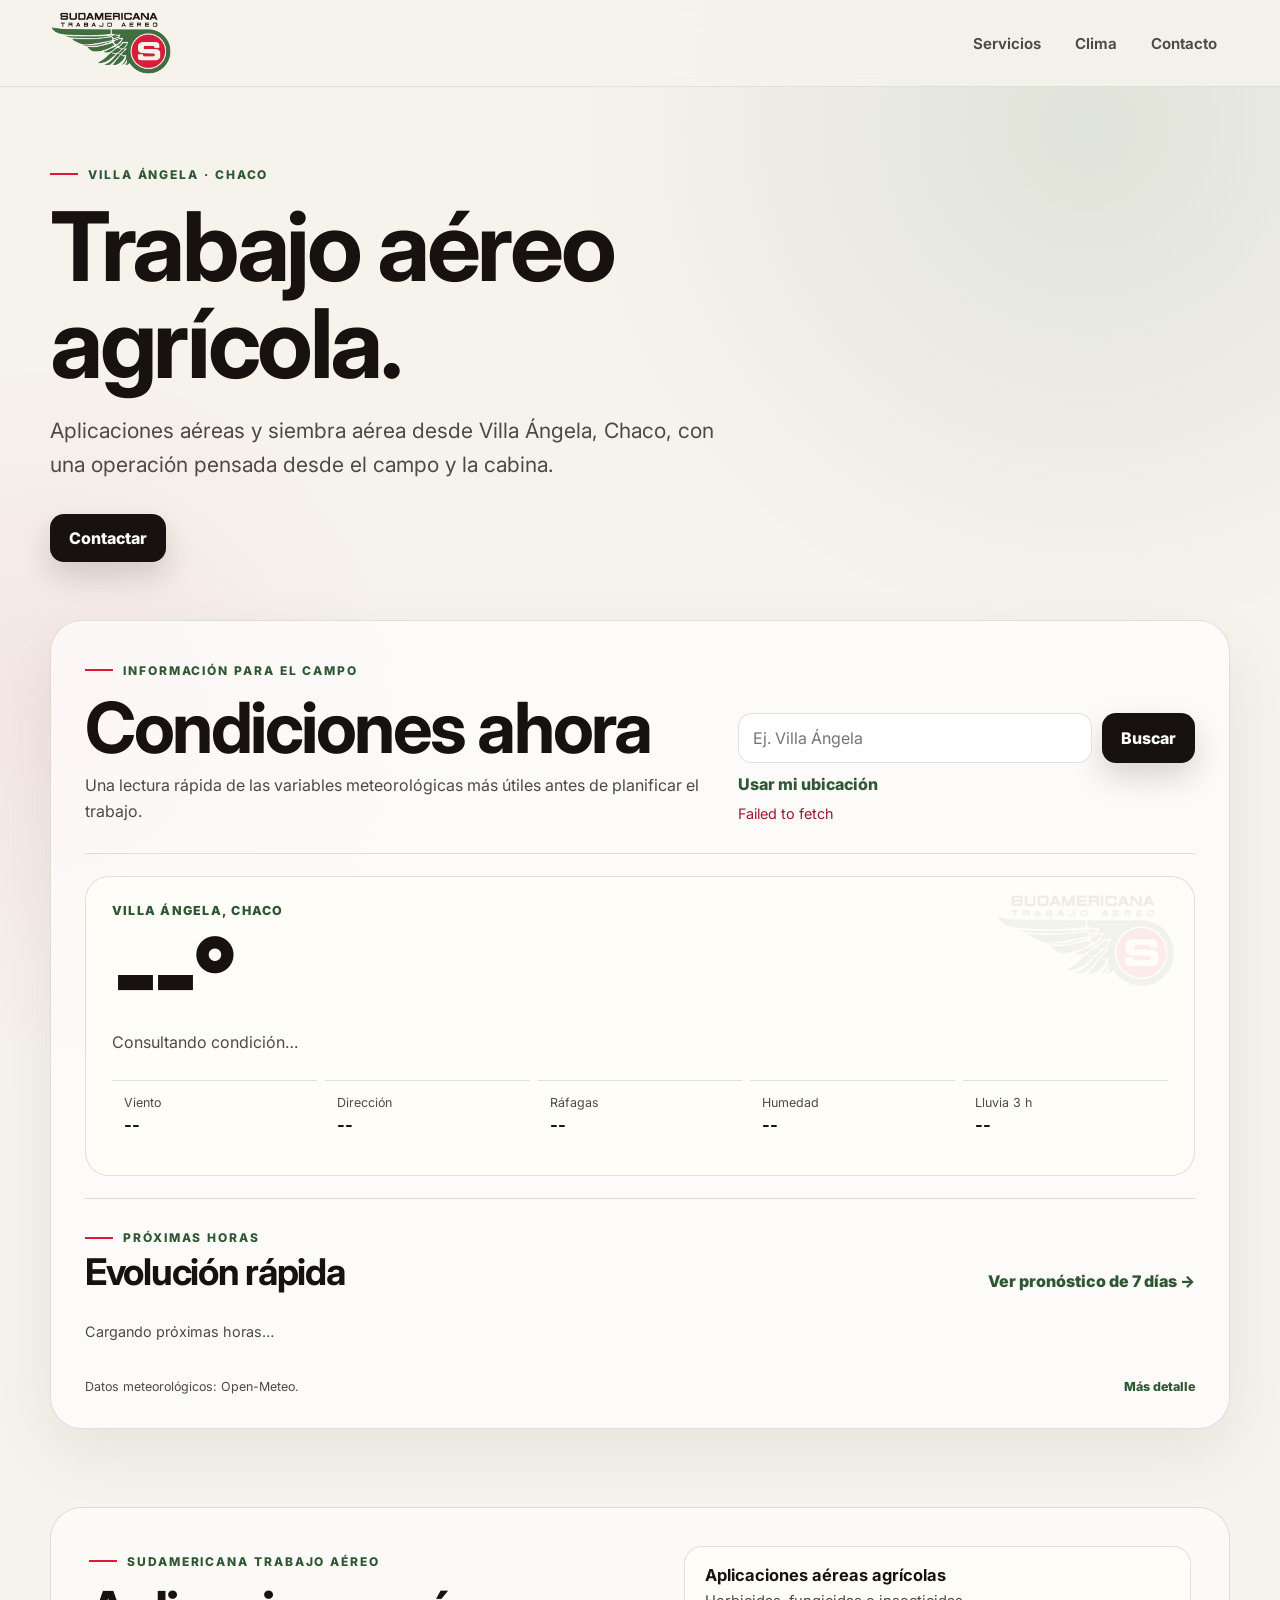
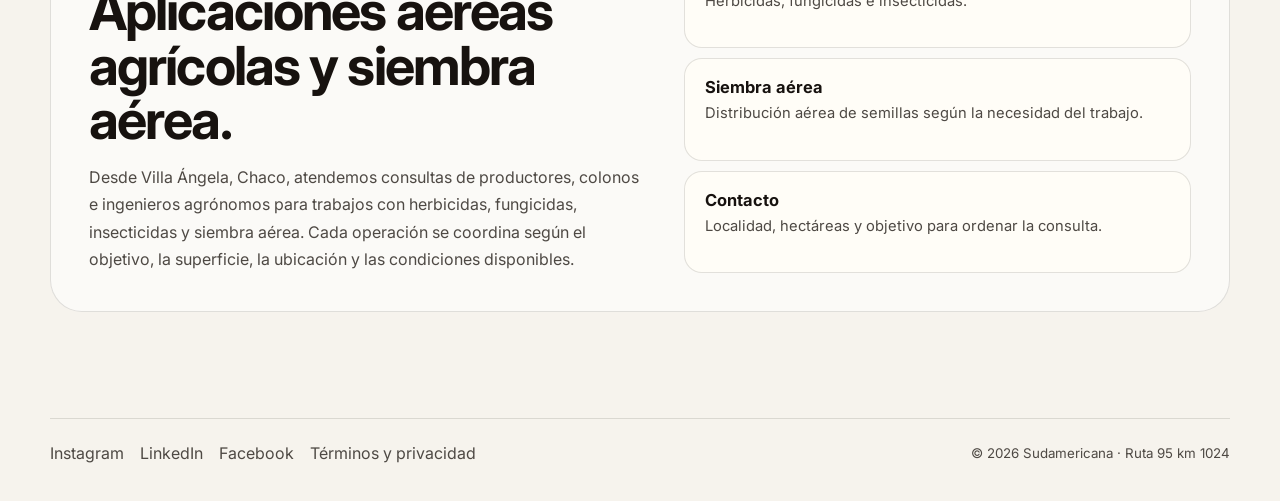
<file: index.html>
<!doctype html>
<html lang="es">
<head>
  <!-- Google Tag Manager -->
  <script>(function(w,d,s,l,i){w[l]=w[l]||[];w[l].push({'gtm.start':
  new Date().getTime(),event:'gtm.js'});var f=d.getElementsByTagName(s)[0],
  j=d.createElement(s),dl=l!='dataLayer'?'&l='+l:'';j.async=true;j.src=
  'https://www.googletagmanager.com/gtm.js?id='+i+dl;f.parentNode.insertBefore(j,f);
  })(window,document,'script','dataLayer','GTM-TZTPRRHF');</script>
  <!-- End Google Tag Manager -->
  <meta charset="utf-8">
  <meta name="viewport" content="width=device-width, initial-scale=1">
  <meta name="description" content="Trabajo aéreo agrícola desde Villa Ángela, Chaco. Aplicaciones aéreas con herbicidas, fungicidas e insecticidas y servicios de siembra aérea.">
  <meta name="robots" content="index,follow,max-image-preview:large,max-snippet:-1,max-video-preview:-1">
  <title>Aplicaciones Aéreas y Siembra Aérea en Chaco | Sudamericana</title>
  <meta name="theme-color" content="#f6f3ed">
  <link rel="canonical" href="https://sudamericanasrl.com/">
  <link rel="icon" href="/assets/img/favicon.ico" sizes="any">
  <link rel="icon" type="image/png" sizes="32x32" href="/assets/img/favicon-32x32.png">
  <link rel="icon" type="image/png" sizes="16x16" href="/assets/img/favicon-16x16.png">
  <link rel="apple-touch-icon" href="/assets/img/apple-touch-icon.png">
  <link rel="manifest" href="/site.webmanifest">
  <meta property="og:type" content="website">
  <meta property="og:site_name" content="Sudamericana Trabajo Aéreo">
  <meta property="og:title" content="Aplicaciones Aéreas y Siembra Aérea en Chaco | Sudamericana">
  <meta property="og:description" content="Trabajo aéreo agrícola desde Villa Ángela, Chaco. Aplicaciones aéreas con herbicidas, fungicidas e insecticidas y servicios de siembra aérea.">
  <meta property="og:url" content="https://sudamericanasrl.com/">
  <meta property="og:image" content="https://sudamericanasrl.com/assets/img/preview-social.png">
  <meta property="og:image:width" content="1200">
  <meta property="og:image:height" content="630">
  <meta property="og:image:alt" content="Logo de Sudamericana Trabajo Aéreo">
  <meta property="og:locale" content="es_AR">
  <meta name="twitter:card" content="summary_large_image">
  <meta name="twitter:title" content="Aplicaciones Aéreas y Siembra Aérea en Chaco | Sudamericana">
  <meta name="twitter:description" content="Trabajo aéreo agrícola desde Villa Ángela, Chaco. Aplicaciones aéreas con herbicidas, fungicidas e insecticidas y servicios de siembra aérea.">
  <meta name="twitter:image" content="https://sudamericanasrl.com/assets/img/preview-social.png">
  <link rel="preconnect" href="https://fonts.googleapis.com">
  <link rel="preconnect" href="https://fonts.gstatic.com" crossorigin>
  <link href="https://fonts.googleapis.com/css2?family=Inter:wght@400;500;600;700;800;900&display=swap" rel="stylesheet">
  <link rel="stylesheet" href="assets/css/styles.css?v=20261026">
  <script type="application/ld+json">
{
  "@context": "https://schema.org",
  "@graph": [
    {
      "@type": "LocalBusiness",
      "@id": "https://sudamericanasrl.com/#business",
      "name": "Sudamericana Trabajo Aéreo",
      "alternateName": "Sudamericana SRL",
      "url": "https://sudamericanasrl.com/",
      "logo": "https://sudamericanasrl.com/assets/img/logo-sudamericana.png",
      "image": "https://sudamericanasrl.com/assets/img/preview-social.png",
      "description": "Empresa de trabajo aéreo agrícola con base en Villa Ángela, Chaco. Aplicaciones aéreas agrícolas y siembra aérea.",
      "telephone": "+54 3735 62-5303",
      "email": "stachaco@gmail.com",
      "address": {
        "@type": "PostalAddress",
        "streetAddress": "Ruta 95 km 1024",
        "addressLocality": "Villa Ángela",
        "addressRegion": "Chaco",
        "addressCountry": "AR"
      },
      "geo": {
        "@type": "GeoCoordinates",
        "latitude": -27.53878,
        "longitude": -60.7335558
      },
      "hasMap": "https://www.google.com/maps/place/Sudamericana+SRL/@-27.53878,-60.7335558,17z",
      "areaServed": {
        "@type": "AdministrativeArea",
        "name": "Chaco, Argentina"
      },
      "sameAs": [
        "https://www.instagram.com/sudamericanasrl/",
        "https://www.linkedin.com/company/sudamericana-srl/",
        "https://www.facebook.com/people/Sudamericana-SRL/61591677384655/"
      ]
    },
    {
      "@type": "WebSite",
      "@id": "https://sudamericanasrl.com/#website",
      "url": "https://sudamericanasrl.com/",
      "name": "Sudamericana Trabajo Aéreo",
      "publisher": {
        "@id": "https://sudamericanasrl.com/#business"
      },
      "inLanguage": "es-AR"
    },
    {
      "@type": "WebPage",
      "@id": "https://sudamericanasrl.com/#webpage",
      "url": "https://sudamericanasrl.com/",
      "name": "Aplicaciones Aéreas y Siembra Aérea en Chaco | Sudamericana",
      "isPartOf": {
        "@id": "https://sudamericanasrl.com/#website"
      },
      "about": {
        "@id": "https://sudamericanasrl.com/#business"
      },
      "inLanguage": "es-AR"
    }
  ]
}
  </script>
  <script type="text/javascript">
    (function(c,l,a,r,i,t,y){
        c[a]=c[a]||function(){(c[a].q=c[a].q||[]).push(arguments)};
        t=l.createElement(r);t.async=1;t.src="https://www.clarity.ms/tag/"+i;
        y=l.getElementsByTagName(r)[0];y.parentNode.insertBefore(t,y);
    })(window, document, "clarity", "script", "xfdhyn50o7");
  </script>
</head>
<body>
  <!-- Google Tag Manager (noscript) -->
  <noscript><iframe src="https://www.googletagmanager.com/ns.html?id=GTM-TZTPRRHF"
  height="0" width="0" style="display:none;visibility:hidden"></iframe></noscript>
  <!-- End Google Tag Manager (noscript) -->
  <a class="skip-link" href="#contenido">Saltar al contenido</a>

  <header class="site-header">
    <div class="site-shell nav-wrap">
      <a class="brand" href="index.html" aria-label="Sudamericana Trabajo Aéreo, inicio">
        <img src="assets/img/logo-sudamericana.png" width="420" height="221" alt="Sudamericana Trabajo Aéreo">
      </a>
      <button class="menu-toggle" type="button" data-menu-toggle aria-label="Abrir menú" aria-expanded="false">☰</button>
     <nav class="main-nav" data-nav aria-label="Navegación principal">
  <a href="servicios.html">Servicios</a>
  <a href="clima.html">Clima</a>
  
  <a href="presupuestos.html">Contacto</a>
</nav>
    </div>
  </header>

  <main id="contenido">
    <section class="site-shell home-hero">
      <div class="reveal home-hero-copy">
        <span class="eyebrow">Villa Ángela · Chaco</span>
        <h1>Trabajo aéreo agrícola.</h1>
        <p class="lead">Aplicaciones aéreas y siembra aérea desde Villa Ángela, Chaco, con una operación pensada desde el campo y la cabina.</p>
        <div class="hero-actions">
          <a class="btn btn-primary" href="presupuestos.html">Contactar</a>
        </div>
      </div>
    </section>

    <section class="site-shell home-weather reveal" aria-labelledby="condiciones-titulo">
      <div class="home-weather-head">
        <div>
          <span class="eyebrow">Información para el campo</span>
          <h2 id="condiciones-titulo">Condiciones ahora</h2>
          <p>Una lectura rápida de las variables meteorológicas más útiles antes de planificar el trabajo.</p>
        </div>

        <form class="home-weather-search" data-weather-search>
          <label class="sr-only" for="home-weather-place">Buscar localidad</label>
          <div class="search-row">
            <div class="search-autocomplete">
              <input class="input" id="home-weather-place" data-weather-input type="search" placeholder="Ej. Villa Ángela" autocomplete="off" spellcheck="false">
              <div class="search-suggestions" data-weather-suggestions hidden></div>
            </div>
            <button class="btn btn-primary" type="submit">Buscar</button>
          </div>
          <button class="location-link" type="button" data-use-location>Usar mi ubicación</button>
          <p class="form-note weather-inline-status" data-weather-status aria-live="polite">Cargando datos…</p>
        </form>
      </div>

      <div class="home-weather-grid">
        <article class="home-current-card">
          <div class="home-current-top">
            <div>
              <span class="home-location" data-weather-city>Villa Ángela, Chaco</span>
              <div class="weather-big" data-temp>--°</div>
              <p class="weather-meta" data-condition>Consultando condición…</p>
            </div>
          </div>

          <div class="home-weather-stats" aria-label="Variables meteorológicas actuales">
            <div class="home-stat"><small>Viento</small><strong data-wind>--</strong></div>
            <div class="home-stat"><small>Dirección</small><strong data-wind-direction>--</strong></div>
            <div class="home-stat"><small>Ráfagas</small><strong data-gust>--</strong></div>
            <div class="home-stat"><small>Humedad</small><strong data-humidity>--</strong></div>
            <div class="home-stat"><small>Lluvia 3 h</small><strong data-rain>--</strong></div>
          </div>
        </article>
      </div>

      <div class="home-hourly-wrap">
        <div class="home-hourly-head">
          <div>
            <span class="eyebrow">Próximas horas</span>
            <h3>Evolución rápida</h3>
          </div>
          <a class="text-link" href="clima.html">Ver pronóstico de 7 días →</a>
        </div>
        <div class="home-hourly" data-home-hourly>
          <p class="form-note">Cargando próximas horas…</p>
        </div>
      </div>

      <div class="weather-source-note">
        <span>Datos meteorológicos: Open-Meteo.</span>
        <a href="clima.html">Más detalle</a>
      </div>
    </section>

    <section class="site-shell seo-intro reveal" aria-labelledby="trabajo-aereo-titulo">
      <div class="seo-intro-copy">
        <span class="eyebrow">Sudamericana Trabajo Aéreo</span>
        <h2 id="trabajo-aereo-titulo">Aplicaciones aéreas agrícolas y siembra aérea.</h2>
        <p>Desde Villa Ángela, Chaco, atendemos consultas de productores, colonos e ingenieros agrónomos para trabajos con herbicidas, fungicidas, insecticidas y siembra aérea. Cada operación se coordina según el objetivo, la superficie, la ubicación y las condiciones disponibles.</p>
      </div>
      <div class="seo-service-links" aria-label="Servicios destacados">
        <a href="aplicaciones-aereas-agricolas.html"><strong>Aplicaciones aéreas agrícolas</strong><span>Herbicidas, fungicidas e insecticidas.</span></a>
        <a href="siembra-aerea.html"><strong>Siembra aérea</strong><span>Distribución aérea de semillas según la necesidad del trabajo.</span></a>
        <a href="presupuestos.html"><strong>Contacto</strong><span>Localidad, hectáreas y objetivo para ordenar la consulta.</span></a>
      </div>
    </section>
  </main>

  <footer class="site-footer">
    <div class="site-shell footer-wrap footer-wrap-simple">
      <div class="footer-social" aria-label="Redes sociales">
        <a href="https://www.instagram.com/sudamericanasrl/" target="_blank" rel="noopener noreferrer">Instagram</a>
        <a href="https://www.linkedin.com/company/sudamericana-srl/?viewAsMember=true" target="_blank" rel="noopener noreferrer">LinkedIn</a>
        <a href="https://www.facebook.com/people/Sudamericana-SRL/61591677384655/" target="_blank" rel="noopener noreferrer">Facebook</a>
      </div>
      <small>© <span data-year></span> Sudamericana · Ruta 95 km 1024</small>
    </div>
  </footer>

  <script src="assets/js/main.js?v=20261026"></script>
  <script src="assets/js/weather.js?v=20261026"></script>
</body>
</html>
</file>
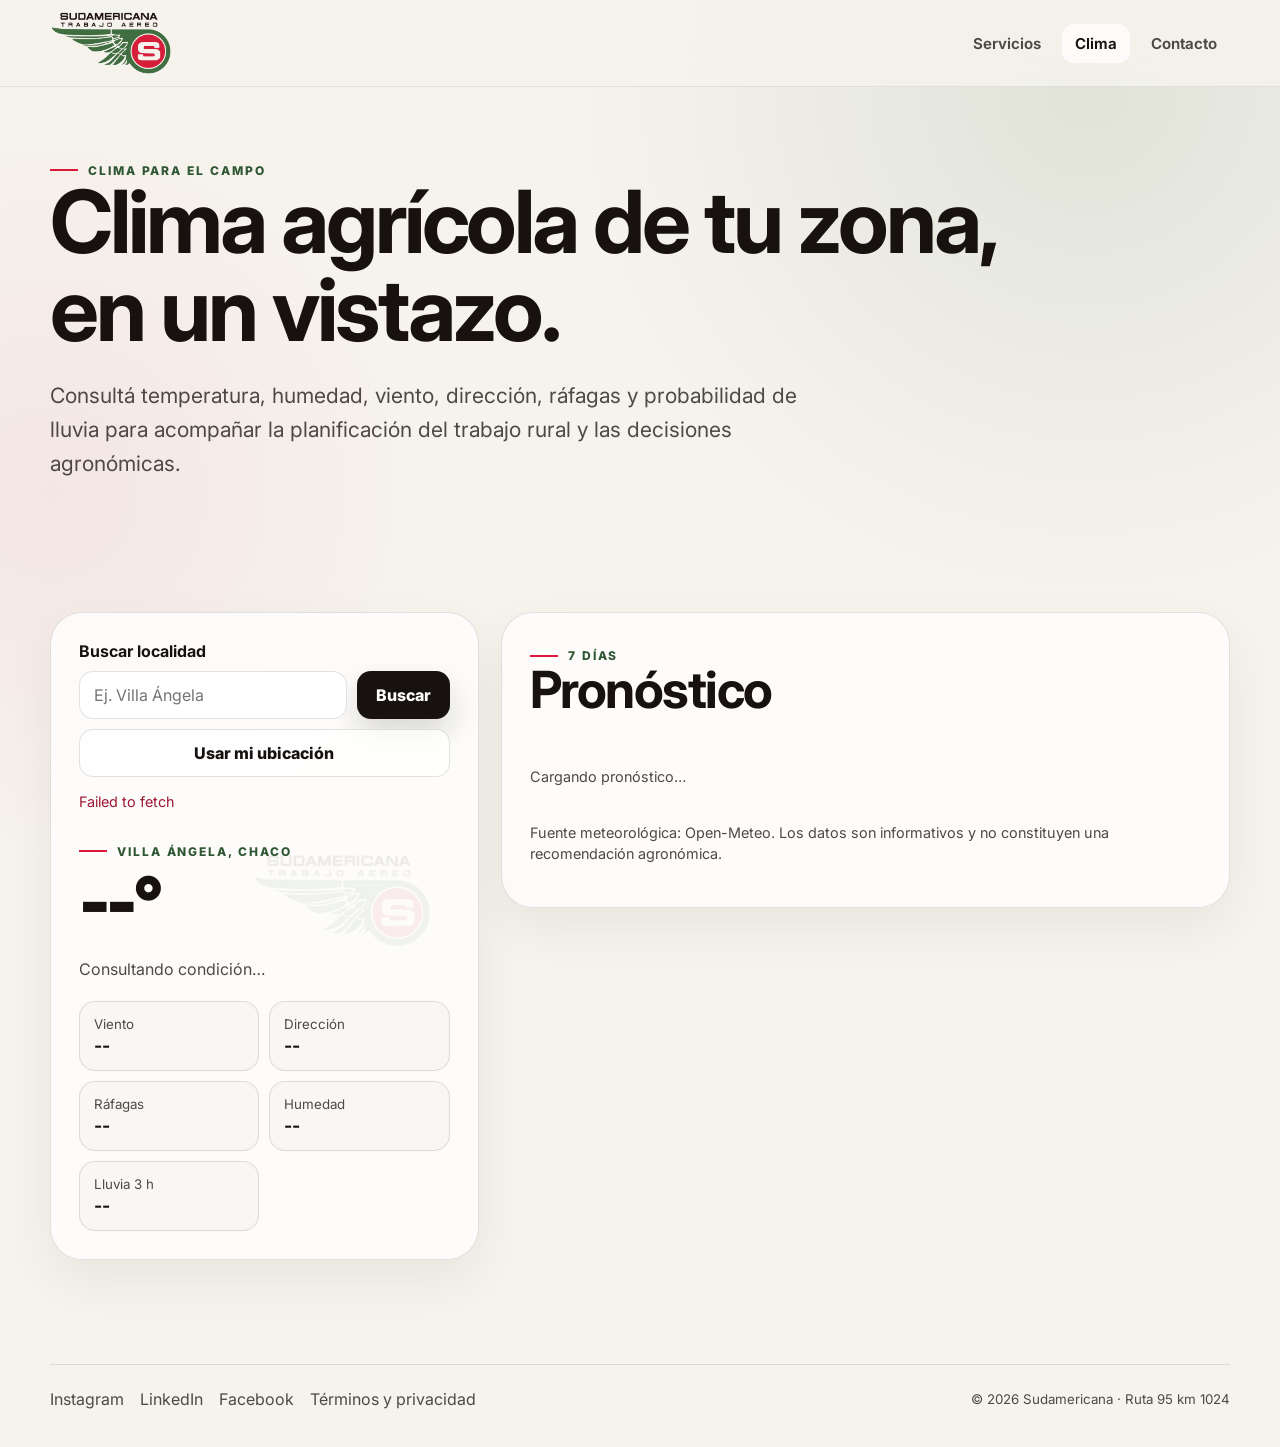
<file: app/index.html>
<!doctype html>
<html lang="es"><head><meta charset="utf-8"><meta name="viewport" content="width=device-width, initial-scale=1"><meta name="robots" content="noindex"><meta http-equiv="refresh" content="0;url=/clima.html"><title>Sudamericana · Clima</title></head><body><p><a href="/clima.html">Consultar el clima</a></p><script>location.replace('/clima.html');</script></body></html>
</file>
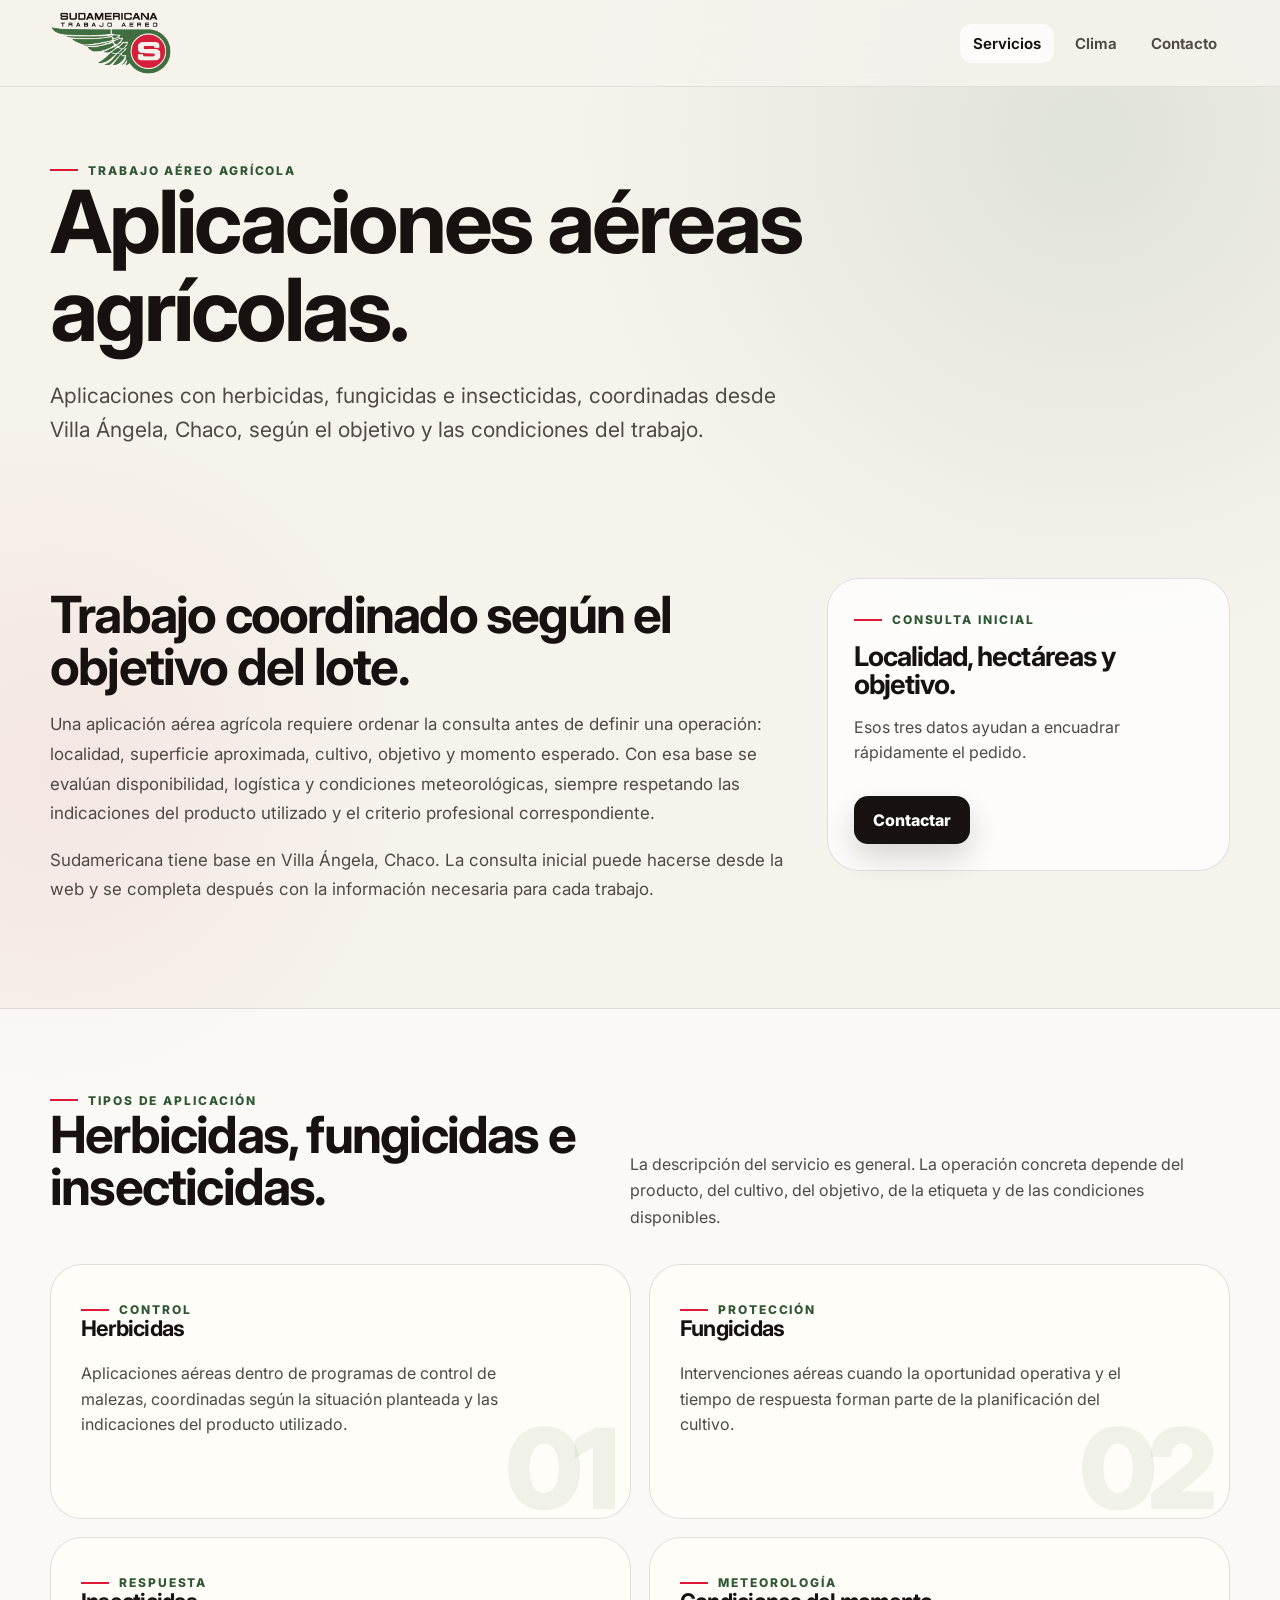
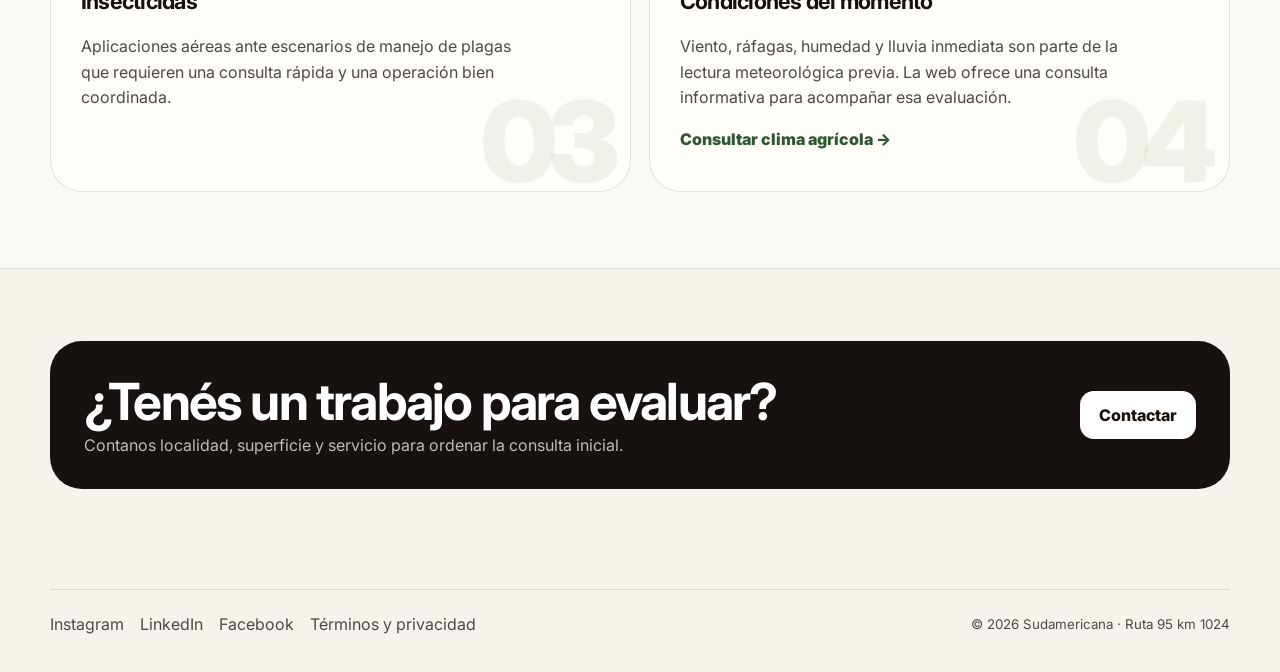
<file: aplicaciones-aereas-agricolas.html>
<!doctype html>
<html lang="es">
<head>
  <!-- Google Tag Manager -->
  <script>(function(w,d,s,l,i){w[l]=w[l]||[];w[l].push({'gtm.start':
  new Date().getTime(),event:'gtm.js'});var f=d.getElementsByTagName(s)[0],
  j=d.createElement(s),dl=l!='dataLayer'?'&l='+l:'';j.async=true;j.src=
  'https://www.googletagmanager.com/gtm.js?id='+i+dl;f.parentNode.insertBefore(j,f);
  })(window,document,'script','dataLayer','GTM-TZTPRRHF');</script>
  <!-- End Google Tag Manager -->
  <meta charset="utf-8">
  <meta name="viewport" content="width=device-width, initial-scale=1">
  <meta name="description" content="Aplicaciones aéreas agrícolas con herbicidas, fungicidas e insecticidas. Sudamericana Trabajo Aéreo, con base en Villa Ángela, Chaco.">
  <meta name="robots" content="index,follow,max-image-preview:large,max-snippet:-1,max-video-preview:-1">
  <title>Aplicaciones Aéreas Agrícolas en Chaco | Sudamericana</title>
  <meta name="theme-color" content="#f6f3ed">
  <link rel="canonical" href="https://sudamericanasrl.com/aplicaciones-aereas-agricolas.html">
  <link rel="icon" href="/assets/img/favicon.ico" sizes="any">
  <link rel="icon" type="image/png" sizes="32x32" href="/assets/img/favicon-32x32.png">
  <link rel="icon" type="image/png" sizes="16x16" href="/assets/img/favicon-16x16.png">
  <link rel="apple-touch-icon" href="/assets/img/apple-touch-icon.png">
  <link rel="manifest" href="/site.webmanifest">
  <meta property="og:type" content="website">
  <meta property="og:site_name" content="Sudamericana Trabajo Aéreo">
  <meta property="og:title" content="Aplicaciones Aéreas Agrícolas en Chaco | Sudamericana">
  <meta property="og:description" content="Aplicaciones aéreas agrícolas con herbicidas, fungicidas e insecticidas. Sudamericana Trabajo Aéreo, con base en Villa Ángela, Chaco.">
  <meta property="og:url" content="https://sudamericanasrl.com/aplicaciones-aereas-agricolas.html">
  <meta property="og:image" content="https://sudamericanasrl.com/assets/img/preview-social.png">
  <meta property="og:image:width" content="1200">
  <meta property="og:image:height" content="630">
  <meta property="og:image:alt" content="Logo de Sudamericana Trabajo Aéreo">
  <meta property="og:locale" content="es_AR">
  <meta name="twitter:card" content="summary_large_image">
  <meta name="twitter:title" content="Aplicaciones Aéreas Agrícolas en Chaco | Sudamericana">
  <meta name="twitter:description" content="Aplicaciones aéreas agrícolas con herbicidas, fungicidas e insecticidas. Sudamericana Trabajo Aéreo, con base en Villa Ángela, Chaco.">
  <meta name="twitter:image" content="https://sudamericanasrl.com/assets/img/preview-social.png">
  <link rel="preconnect" href="https://fonts.googleapis.com">
  <link rel="preconnect" href="https://fonts.gstatic.com" crossorigin>
  <link href="https://fonts.googleapis.com/css2?family=Inter:wght@400;500;600;700;800;900&display=swap" rel="stylesheet">
  <link rel="stylesheet" href="assets/css/styles.css?v=20261026">
  <script type="application/ld+json">
{
  "@context": "https://schema.org",
  "@graph": [
    {
      "@type": "LocalBusiness",
      "@id": "https://sudamericanasrl.com/#business",
      "name": "Sudamericana Trabajo Aéreo",
      "alternateName": "Sudamericana SRL",
      "url": "https://sudamericanasrl.com/",
      "logo": "https://sudamericanasrl.com/assets/img/logo-sudamericana.png",
      "image": "https://sudamericanasrl.com/assets/img/preview-social.png",
      "telephone": "+54 3735 62-5303",
      "email": "stachaco@gmail.com",
      "address": {
        "@type": "PostalAddress",
        "streetAddress": "Ruta 95 km 1024",
        "addressLocality": "Villa Ángela",
        "addressRegion": "Chaco",
        "addressCountry": "AR"
      }
    },
    {
      "@type": "Service",
      "@id": "https://sudamericanasrl.com/aplicaciones-aereas-agricolas.html#service",
      "name": "Aplicaciones aéreas agrícolas",
      "url": "https://sudamericanasrl.com/aplicaciones-aereas-agricolas.html",
      "description": "Aplicaciones aéreas agrícolas con herbicidas, fungicidas e insecticidas, coordinadas según objetivo, superficie, ubicación y condiciones operativas.",
      "provider": {
        "@id": "https://sudamericanasrl.com/#business"
      },
      "areaServed": {
        "@type": "AdministrativeArea",
        "name": "Chaco, Argentina"
      }
    },
    {
      "@type": "BreadcrumbList",
      "itemListElement": [
        {
          "@type": "ListItem",
          "position": 1,
          "name": "Inicio",
          "item": "https://sudamericanasrl.com/"
        },
        {
          "@type": "ListItem",
          "position": 2,
          "name": "Servicios",
          "item": "https://sudamericanasrl.com/servicios.html"
        },
        {
          "@type": "ListItem",
          "position": 3,
          "name": "Aplicaciones aéreas agrícolas",
          "item": "https://sudamericanasrl.com/aplicaciones-aereas-agricolas.html"
        }
      ]
    }
  ]
}
  </script>
  <script type="text/javascript">
    (function(c,l,a,r,i,t,y){
        c[a]=c[a]||function(){(c[a].q=c[a].q||[]).push(arguments)};
        t=l.createElement(r);t.async=1;t.src="https://www.clarity.ms/tag/"+i;
        y=l.getElementsByTagName(r)[0];y.parentNode.insertBefore(t,y);
    })(window, document, "clarity", "script", "xfdhyn50o7");
  </script>
</head>
<body>
  <!-- Google Tag Manager (noscript) -->
  <noscript><iframe src="https://www.googletagmanager.com/ns.html?id=GTM-TZTPRRHF"
  height="0" width="0" style="display:none;visibility:hidden"></iframe></noscript>
  <!-- End Google Tag Manager (noscript) -->
  <a class="skip-link" href="#contenido">Saltar al contenido</a>
  <header class="site-header"><div class="site-shell nav-wrap">
    <a class="brand" href="index.html" aria-label="Sudamericana Trabajo Aéreo, inicio"><img src="assets/img/logo-sudamericana.png" width="420" height="221" alt="Sudamericana Trabajo Aéreo"></a>
    <button class="menu-toggle" type="button" data-menu-toggle aria-label="Abrir menú" aria-expanded="false">☰</button>
    <nav class="main-nav" data-nav aria-label="Navegación principal"><a href="servicios.html" aria-current="page">Servicios</a><a href="clima.html">Clima</a><a href="presupuestos.html">Contacto</a></nav>
  </div></header>

  <main id="contenido">
    <section class="site-shell page-hero reveal">
      <span class="eyebrow">Trabajo aéreo agrícola</span>
      <h1>Aplicaciones aéreas agrícolas.</h1>
      <p class="lead">Aplicaciones con herbicidas, fungicidas e insecticidas, coordinadas desde Villa Ángela, Chaco, según el objetivo y las condiciones del trabajo.</p>
    </section>

    <section class="site-shell section service-detail-layout">
      <div class="service-detail-main reveal">
        <h2>Trabajo coordinado según el objetivo del lote.</h2>
        <p>Una aplicación aérea agrícola requiere ordenar la consulta antes de definir una operación: localidad, superficie aproximada, cultivo, objetivo y momento esperado. Con esa base se evalúan disponibilidad, logística y condiciones meteorológicas, siempre respetando las indicaciones del producto utilizado y el criterio profesional correspondiente.</p>
        <p>Sudamericana tiene base en Villa Ángela, Chaco. La consulta inicial puede hacerse desde la web y se completa después con la información necesaria para cada trabajo.</p>
      </div>
      <aside class="service-detail-aside reveal">
        <span class="eyebrow">Consulta inicial</span>
        <h3>Localidad, hectáreas y objetivo.</h3>
        <p>Esos tres datos ayudan a encuadrar rápidamente el pedido.</p>
        <a class="btn btn-primary" href="presupuestos.html">Contactar</a>
      </aside>
    </section>

    <section class="section section-soft">
      <div class="site-shell">
        <div class="section-head reveal"><div><span class="eyebrow">Tipos de aplicación</span><h2>Herbicidas, fungicidas e insecticidas.</h2></div><p>La descripción del servicio es general. La operación concreta depende del producto, del cultivo, del objetivo, de la etiqueta y de las condiciones disponibles.</p></div>
        <div class="detail-grid">
          <article class="detail-card detail-card-simple reveal" data-num="01"><span class="eyebrow">Control</span><h3>Herbicidas</h3><p>Aplicaciones aéreas dentro de programas de control de malezas, coordinadas según la situación planteada y las indicaciones del producto utilizado.</p></article>
          <article class="detail-card detail-card-simple reveal" data-num="02"><span class="eyebrow">Protección</span><h3>Fungicidas</h3><p>Intervenciones aéreas cuando la oportunidad operativa y el tiempo de respuesta forman parte de la planificación del cultivo.</p></article>
          <article class="detail-card detail-card-simple reveal" data-num="03"><span class="eyebrow">Respuesta</span><h3>Insecticidas</h3><p>Aplicaciones aéreas ante escenarios de manejo de plagas que requieren una consulta rápida y una operación bien coordinada.</p></article>
          <article class="detail-card detail-card-simple reveal" data-num="04"><span class="eyebrow">Meteorología</span><h3>Condiciones del momento</h3><p>Viento, ráfagas, humedad y lluvia inmediata son parte de la lectura meteorológica previa. La web ofrece una consulta informativa para acompañar esa evaluación.</p><a class="card-link" href="clima.html">Consultar clima agrícola →</a></article>
        </div>
      </div>
    </section>

    <section class="site-shell cta-strip reveal"><div><h2>¿Tenés un trabajo para evaluar?</h2><p>Contanos localidad, superficie y servicio para ordenar la consulta inicial.</p></div><a class="btn" href="presupuestos.html">Contactar</a></section>

  </main>

  <footer class="site-footer"><div class="site-shell footer-wrap footer-wrap-simple"><div class="footer-social" aria-label="Redes sociales"><a href="https://www.instagram.com/sudamericanasrl/" target="_blank" rel="noopener noreferrer">Instagram</a><a href="https://www.linkedin.com/company/sudamericana-srl/" target="_blank" rel="noopener noreferrer">LinkedIn</a><a href="https://www.facebook.com/people/Sudamericana-SRL/61591677384655/" target="_blank" rel="noopener noreferrer">Facebook</a></div><small>© <span data-year></span> Sudamericana · Ruta 95 km 1024</small></div></footer>
  <script src="assets/js/main.js?v=20261026"></script>
</body>
</html>
</file>
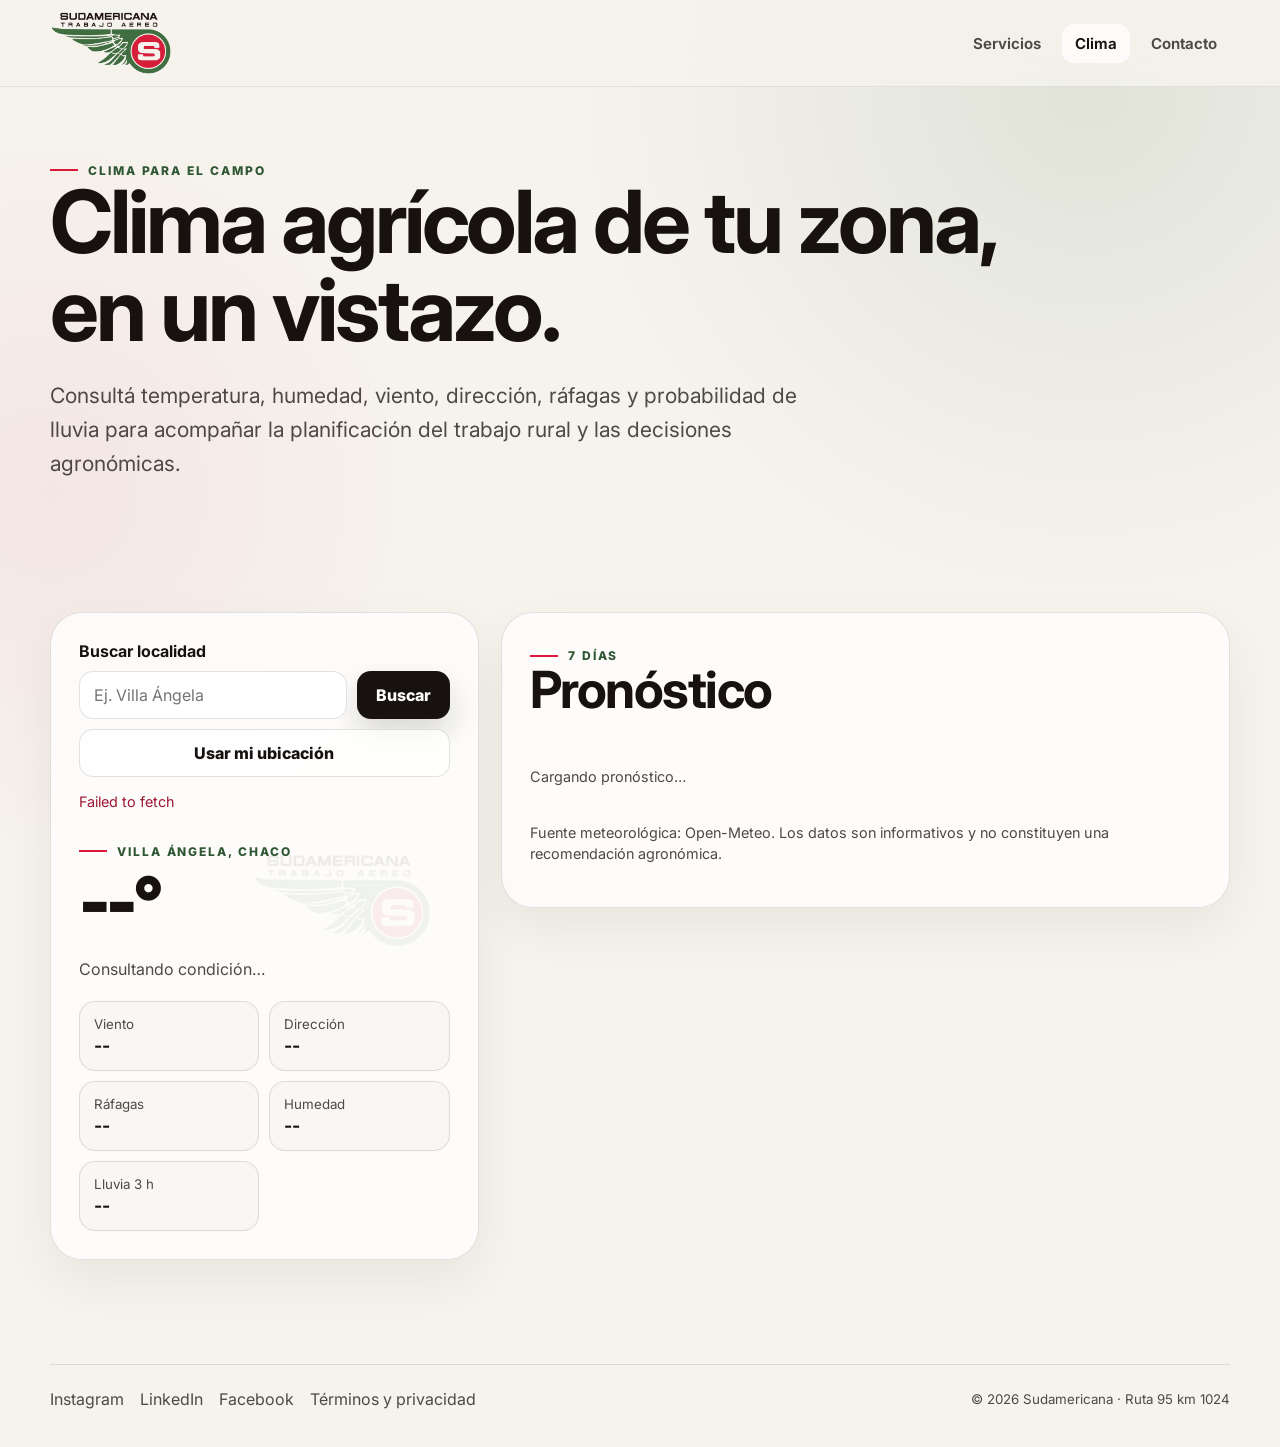
<file: clima.html>
<!doctype html>
<html lang="es">
<head>
  <!-- Google Tag Manager -->
  <script>(function(w,d,s,l,i){w[l]=w[l]||[];w[l].push({'gtm.start':
  new Date().getTime(),event:'gtm.js'});var f=d.getElementsByTagName(s)[0],
  j=d.createElement(s),dl=l!='dataLayer'?'&l='+l:'';j.async=true;j.src=
  'https://www.googletagmanager.com/gtm.js?id='+i+dl;f.parentNode.insertBefore(j,f);
  })(window,document,'script','dataLayer','GTM-TZTPRRHF');</script>
  <!-- End Google Tag Manager -->
  <meta charset="utf-8">
  <meta name="viewport" content="width=device-width, initial-scale=1">
  <meta name="description" content="Consultá clima agrícola por localidad: temperatura, humedad, viento, dirección, ráfagas y probabilidad de lluvia para acompañar la planificación rural.">
  <meta name="robots" content="index,follow,max-image-preview:large,max-snippet:-1,max-video-preview:-1">
  <title>Clima Agrícola: Viento, Ráfagas y Lluvia | Sudamericana</title>
  <meta name="theme-color" content="#f6f3ed">
  <link rel="canonical" href="https://sudamericanasrl.com/clima.html">
  <link rel="icon" href="/assets/img/favicon.ico" sizes="any">
  <link rel="icon" type="image/png" sizes="32x32" href="/assets/img/favicon-32x32.png">
  <link rel="icon" type="image/png" sizes="16x16" href="/assets/img/favicon-16x16.png">
  <link rel="apple-touch-icon" href="/assets/img/apple-touch-icon.png">
  <link rel="manifest" href="/site.webmanifest">
  <meta property="og:type" content="website">
  <meta property="og:site_name" content="Sudamericana Trabajo Aéreo">
  <meta property="og:title" content="Clima Agrícola: Viento, Ráfagas y Lluvia | Sudamericana">
  <meta property="og:description" content="Consultá clima agrícola por localidad: temperatura, humedad, viento, dirección, ráfagas y probabilidad de lluvia para acompañar la planificación rural.">
  <meta property="og:url" content="https://sudamericanasrl.com/clima.html">
  <meta property="og:image" content="https://sudamericanasrl.com/assets/img/preview-social.png">
  <meta property="og:image:width" content="1200">
  <meta property="og:image:height" content="630">
  <meta property="og:image:alt" content="Logo de Sudamericana Trabajo Aéreo">
  <meta property="og:locale" content="es_AR">
  <meta name="twitter:card" content="summary_large_image">
  <meta name="twitter:title" content="Clima Agrícola: Viento, Ráfagas y Lluvia | Sudamericana">
  <meta name="twitter:description" content="Consultá clima agrícola por localidad: temperatura, humedad, viento, dirección, ráfagas y probabilidad de lluvia para acompañar la planificación rural.">
  <meta name="twitter:image" content="https://sudamericanasrl.com/assets/img/preview-social.png">
  <link rel="preconnect" href="https://fonts.googleapis.com">
  <link rel="preconnect" href="https://fonts.gstatic.com" crossorigin>
  <link href="https://fonts.googleapis.com/css2?family=Inter:wght@400;500;600;700;800;900&display=swap" rel="stylesheet">
  <link rel="stylesheet" href="assets/css/styles.css?v=20261026">
  <script type="application/ld+json">
{
  "@context": "https://schema.org",
  "@graph": [
    {
      "@type": "LocalBusiness",
      "@id": "https://sudamericanasrl.com/#business",
      "name": "Sudamericana Trabajo Aéreo",
      "alternateName": "Sudamericana SRL",
      "url": "https://sudamericanasrl.com/",
      "logo": "https://sudamericanasrl.com/assets/img/logo-sudamericana.png",
      "image": "https://sudamericanasrl.com/assets/img/preview-social.png",
      "description": "Empresa de trabajo aéreo agrícola con base en Villa Ángela, Chaco. Aplicaciones aéreas agrícolas y siembra aérea.",
      "telephone": "+54 3735 62-5303",
      "email": "stachaco@gmail.com",
      "address": {
        "@type": "PostalAddress",
        "streetAddress": "Ruta 95 km 1024",
        "addressLocality": "Villa Ángela",
        "addressRegion": "Chaco",
        "addressCountry": "AR"
      },
      "geo": {
        "@type": "GeoCoordinates",
        "latitude": -27.53878,
        "longitude": -60.7335558
      },
      "hasMap": "https://www.google.com/maps/place/Sudamericana+SRL/@-27.53878,-60.7335558,17z",
      "areaServed": {
        "@type": "AdministrativeArea",
        "name": "Chaco, Argentina"
      },
      "sameAs": [
        "https://www.instagram.com/sudamericanasrl/",
        "https://www.linkedin.com/company/sudamericana-srl/",
        "https://www.facebook.com/people/Sudamericana-SRL/61591677384655/"
      ]
    },
    {
      "@type": "WebPage",
      "@id": "https://sudamericanasrl.com/clima.html#webpage",
      "url": "https://sudamericanasrl.com/clima.html",
      "name": "Clima Agrícola: Viento, Ráfagas y Lluvia | Sudamericana",
      "about": {
        "@id": "https://sudamericanasrl.com/#business"
      },
      "inLanguage": "es-AR"
    },
    {
      "@type": "BreadcrumbList",
      "itemListElement": [
        {
          "@type": "ListItem",
          "position": 1,
          "name": "Inicio",
          "item": "https://sudamericanasrl.com/"
        },
        {
          "@type": "ListItem",
          "position": 2,
          "name": "Clima agrícola",
          "item": "https://sudamericanasrl.com/clima.html"
        }
      ]
    }
  ]
}
  </script>
  <script type="text/javascript">
    (function(c,l,a,r,i,t,y){
        c[a]=c[a]||function(){(c[a].q=c[a].q||[]).push(arguments)};
        t=l.createElement(r);t.async=1;t.src="https://www.clarity.ms/tag/"+i;
        y=l.getElementsByTagName(r)[0];y.parentNode.insertBefore(t,y);
    })(window, document, "clarity", "script", "xfdhyn50o7");
  </script>
</head>
<body>
  <!-- Google Tag Manager (noscript) -->
  <noscript><iframe src="https://www.googletagmanager.com/ns.html?id=GTM-TZTPRRHF"
  height="0" width="0" style="display:none;visibility:hidden"></iframe></noscript>
  <!-- End Google Tag Manager (noscript) -->
  <a class="skip-link" href="#contenido">Saltar al contenido</a>
  <header class="site-header"><div class="site-shell nav-wrap">
    <a class="brand" href="index.html"><img src="assets/img/logo-sudamericana.png" alt="Sudamericana Trabajo Aéreo"></a>
    <button class="menu-toggle" type="button" data-menu-toggle aria-label="Abrir menú" aria-expanded="false">☰</button>
    <nav class="main-nav" data-nav aria-label="Navegación principal"><a href="servicios.html">Servicios</a><a href="clima.html" aria-current="page">Clima</a><a href="presupuestos.html">Contacto</a></nav>
  </div></header>

  <main id="contenido">
    <section class="site-shell page-hero reveal">
      <span class="eyebrow">Clima para el campo</span>
      <h1>Clima agrícola de tu zona, en un vistazo.</h1>
      <p class="lead">Consultá temperatura, humedad, viento, dirección, ráfagas y probabilidad de lluvia para acompañar la planificación del trabajo rural y las decisiones agronómicas.</p>
    </section>

    <section class="site-shell section weather-layout">
      <aside class="weather-panel reveal">
        <form data-weather-search>
          <label for="weather-place"><strong>Buscar localidad</strong></label>
          <div class="search-row" style="margin-top:10px">
            <div class="search-autocomplete">
              <input class="input" id="weather-place" data-weather-input type="search" placeholder="Ej. Villa Ángela" autocomplete="off" spellcheck="false">
              <div class="search-suggestions" data-weather-suggestions hidden></div>
            </div>
            <button class="btn btn-primary" type="submit">Buscar</button>
          </div>
        </form>
        <button class="btn btn-secondary" type="button" data-use-location style="width:100%; margin-top:10px">Usar mi ubicación</button>
        <p class="form-note" data-weather-status style="margin-top:14px">Cargando datos…</p>

        <div class="current-weather">
          <span class="eyebrow" data-weather-city>Villa Ángela, Chaco</span>
          <div class="weather-big" data-temp>--°</div>
          <p class="weather-meta" data-condition>Consultando condición…</p>
          <div class="weather-chips">
            <div class="weather-chip"><small>Viento</small><strong data-wind>--</strong></div>
            <div class="weather-chip"><small>Dirección</small><strong data-wind-direction>--</strong></div>
            <div class="weather-chip"><small>Ráfagas</small><strong data-gust>--</strong></div>
            <div class="weather-chip"><small>Humedad</small><strong data-humidity>--</strong></div>
            <div class="weather-chip"><small>Lluvia 3 h</small><strong data-rain>--</strong></div>
          </div>
        </div>
      </aside>

      <section class="forecast-panel reveal">
        <div class="section-head" style="margin-bottom:18px"><div><span class="eyebrow">7 días</span><h2 style="font-size:clamp(2rem,4vw,3.3rem)">Pronóstico</h2></div></div>
        <div class="forecast-list" data-forecast><p class="form-note">Cargando pronóstico…</p></div>
        <p class="form-note" style="margin-top:20px">Fuente meteorológica: Open-Meteo. Los datos son informativos y no constituyen una recomendación agronómica.</p>
      </section>
    </section>
  </main>

  <footer class="site-footer"><div class="site-shell footer-wrap footer-wrap-simple"><div class="footer-social" aria-label="Redes sociales"><a href="https://www.instagram.com/sudamericanasrl/" target="_blank" rel="noopener noreferrer">Instagram</a><a href="https://www.linkedin.com/company/sudamericana-srl/?viewAsMember=true" target="_blank" rel="noopener noreferrer">LinkedIn</a><a href="https://www.facebook.com/people/Sudamericana-SRL/61591677384655/" target="_blank" rel="noopener noreferrer">Facebook</a></div><small>© <span data-year></span> Sudamericana · Ruta 95 km 1024</small></div></footer>
  <script src="assets/js/main.js?v=20261026"></script>
  <script src="assets/js/weather.js?v=20261026"></script>
</body>
</html>
</file>
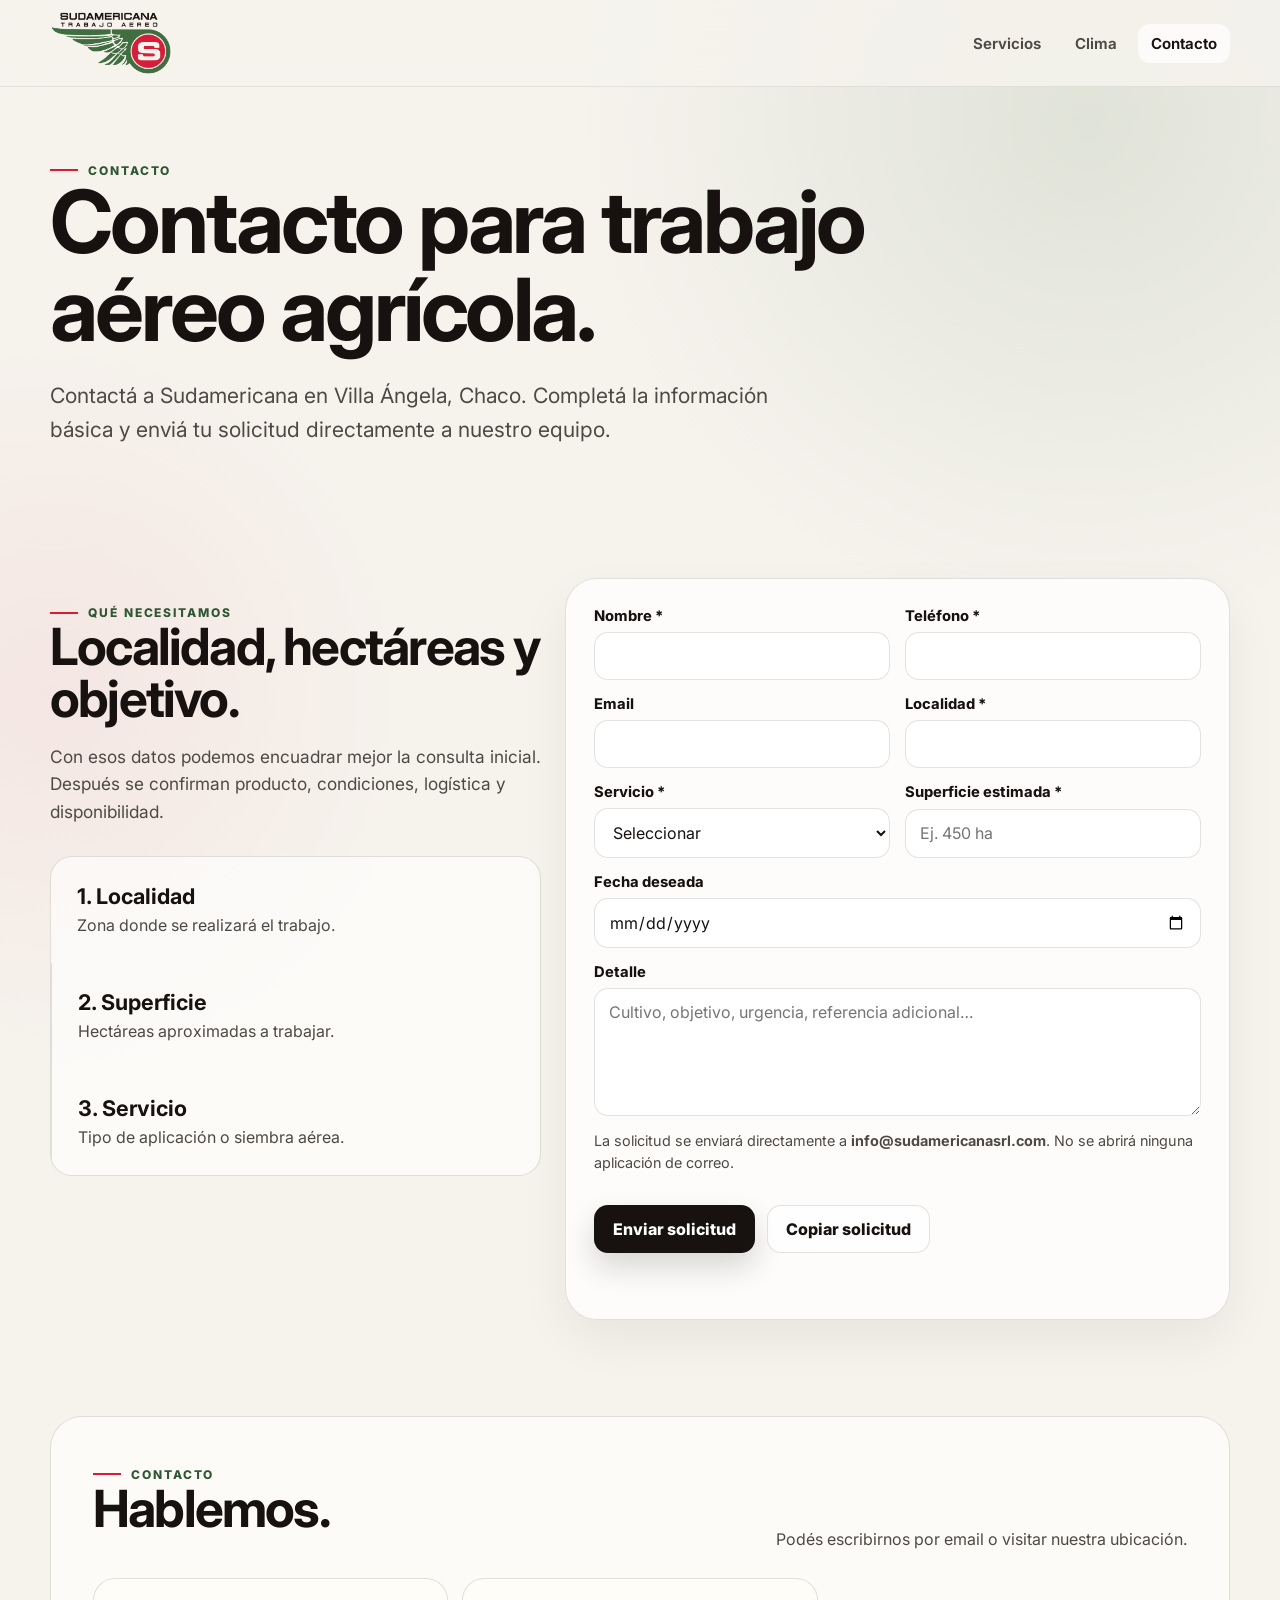
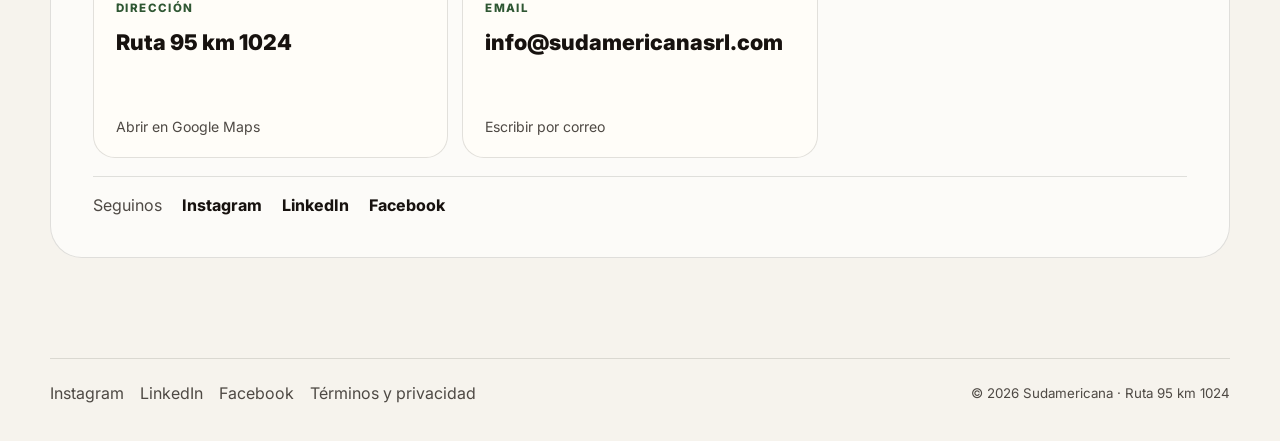
<file: presupuestos.html>
<!doctype html>
<html lang="es">

<head>

  <!-- Google Tag Manager -->
  <script>(function(w,d,s,l,i){w[l]=w[l]||[];w[l].push({'gtm.start':
  new Date().getTime(),event:'gtm.js'});var f=d.getElementsByTagName(s)[0],
  j=d.createElement(s),dl=l!='dataLayer'?'&l='+l:'';j.async=true;j.src=
  'https://www.googletagmanager.com/gtm.js?id='+i+dl;f.parentNode.insertBefore(j,f);
  })(window,document,'script','dataLayer','GTM-TZTPRRHF');</script>
  <!-- End Google Tag Manager -->

  <meta charset="utf-8">
  <meta name="viewport" content="width=device-width, initial-scale=1">

  <meta
    name="description"
    content="Contactá a Sudamericana Trabajo Aéreo en Villa Ángela, Chaco. Email, ubicación y formulario para consultar por aplicaciones aéreas o siembra aérea."
  >

  <meta
    name="robots"
    content="index,follow,max-image-preview:large,max-snippet:-1,max-video-preview:-1"
  >

  <title>Contacto Sudamericana Trabajo Aéreo | Villa Ángela, Chaco</title>

  <meta name="theme-color" content="#f6f3ed">

  <link
    rel="canonical"
    href="https://sudamericanasrl.com/presupuestos.html"
  >

  <link
    rel="icon"
    href="/assets/img/favicon.ico"
    sizes="any"
  >

  <link
    rel="icon"
    type="image/png"
    sizes="32x32"
    href="/assets/img/favicon-32x32.png"
  >

  <link
    rel="icon"
    type="image/png"
    sizes="16x16"
    href="/assets/img/favicon-16x16.png"
  >

  <link
    rel="apple-touch-icon"
    href="/assets/img/apple-touch-icon.png"
  >

  <link
    rel="manifest"
    href="/site.webmanifest"
  >

  <meta property="og:type" content="website">

  <meta
    property="og:site_name"
    content="Sudamericana Trabajo Aéreo"
  >

  <meta
    property="og:title"
    content="Contacto Sudamericana Trabajo Aéreo | Villa Ángela, Chaco"
  >

  <meta
    property="og:description"
    content="Contactá a Sudamericana Trabajo Aéreo en Villa Ángela, Chaco. Email, ubicación y formulario para consultar por aplicaciones aéreas o siembra aérea."
  >

  <meta
    property="og:url"
    content="https://sudamericanasrl.com/presupuestos.html"
  >

  <meta
    property="og:image"
    content="https://sudamericanasrl.com/assets/img/preview-social.png"
  >

  <meta
    property="og:image:width"
    content="1200"
  >

  <meta
    property="og:image:height"
    content="630"
  >

  <meta
    property="og:image:alt"
    content="Logo de Sudamericana Trabajo Aéreo"
  >

  <meta
    property="og:locale"
    content="es_AR"
  >

  <meta
    name="twitter:card"
    content="summary_large_image"
  >

  <meta
    name="twitter:title"
    content="Contacto Sudamericana Trabajo Aéreo | Villa Ángela, Chaco"
  >

  <meta
    name="twitter:description"
    content="Contactá a Sudamericana Trabajo Aéreo en Villa Ángela, Chaco. Email, ubicación y formulario para consultar por aplicaciones aéreas o siembra aérea."
  >

  <meta
    name="twitter:image"
    content="https://sudamericanasrl.com/assets/img/preview-social.png"
  >

  <link
    rel="preconnect"
    href="https://fonts.googleapis.com"
  >

  <link
    rel="preconnect"
    href="https://fonts.gstatic.com"
    crossorigin
  >

  <link
    href="https://fonts.googleapis.com/css2?family=Inter:wght@400;500;600;700;800;900&display=swap"
    rel="stylesheet"
  >

  <link
    rel="stylesheet"
    href="assets/css/styles.css?v=20261026"
  >

  <script type="application/ld+json">
  {
    "@context": "https://schema.org",
    "@graph": [
      {
        "@type": "LocalBusiness",
        "@id": "https://sudamericanasrl.com/#business",
        "name": "Sudamericana Trabajo Aéreo",
        "alternateName": "Sudamericana SRL",
        "url": "https://sudamericanasrl.com/",
        "logo": "https://sudamericanasrl.com/assets/img/logo-sudamericana.png",
        "image": "https://sudamericanasrl.com/assets/img/preview-social.png",
        "description": "Empresa de trabajo aéreo agrícola con base en Villa Ángela, Chaco. Aplicaciones aéreas agrícolas y siembra aérea.",
        "email": "info@sudamericanasrl.com",
        "address": {
          "@type": "PostalAddress",
          "streetAddress": "Ruta 95 km 1024",
          "addressLocality": "Villa Ángela",
          "addressRegion": "Chaco",
          "addressCountry": "AR"
        },
        "geo": {
          "@type": "GeoCoordinates",
          "latitude": -27.53878,
          "longitude": -60.7335558
        },
        "hasMap": "https://www.google.com/maps/place/Sudamericana+SRL/@-27.53878,-60.7335558,17z",
        "areaServed": {
          "@type": "AdministrativeArea",
          "name": "Chaco, Argentina"
        },
        "sameAs": [
          "https://www.instagram.com/sudamericanasrl/",
          "https://www.linkedin.com/company/sudamericana-srl/",
          "https://www.facebook.com/people/Sudamericana-SRL/61591677384655/"
        ]
      },
      {
        "@type": "ContactPage",
        "@id": "https://sudamericanasrl.com/presupuestos.html#webpage",
        "url": "https://sudamericanasrl.com/presupuestos.html",
        "name": "Contacto Sudamericana Trabajo Aéreo | Villa Ángela, Chaco",
        "about": {
          "@id": "https://sudamericanasrl.com/#business"
        },
        "inLanguage": "es-AR"
      },
      {
        "@type": "BreadcrumbList",
        "itemListElement": [
          {
            "@type": "ListItem",
            "position": 1,
            "name": "Inicio",
            "item": "https://sudamericanasrl.com/"
          },
          {
            "@type": "ListItem",
            "position": 2,
            "name": "Contacto",
            "item": "https://sudamericanasrl.com/presupuestos.html"
          }
        ]
      }
    ]
  }
  </script>

  <script type="text/javascript">
    (function(c,l,a,r,i,t,y){
      c[a]=c[a]||function(){
        (c[a].q=c[a].q||[]).push(arguments)
      };
      t=l.createElement(r);
      t.async=1;
      t.src="https://www.clarity.ms/tag/"+i;
      y=l.getElementsByTagName(r)[0];
      y.parentNode.insertBefore(t,y);
    })(window, document, "clarity", "script", "xfdhyn50o7");
  </script>

</head>

<body>

  <!-- Google Tag Manager (noscript) -->
  <noscript>
    <iframe
      src="https://www.googletagmanager.com/ns.html?id=GTM-TZTPRRHF"
      height="0"
      width="0"
      style="display:none;visibility:hidden"
    ></iframe>
  </noscript>
  <!-- End Google Tag Manager (noscript) -->

  <a
    class="skip-link"
    href="#contenido"
  >
    Saltar al contenido
  </a>

  <header class="site-header">

    <div class="site-shell nav-wrap">

      <a
        class="brand"
        href="index.html"
        aria-label="Sudamericana Trabajo Aéreo, inicio"
      >
        <img
          src="assets/img/logo-sudamericana.png" width="420" height="221"
          alt="Sudamericana Trabajo Aéreo"
        >
      </a>

      <button
        class="menu-toggle"
        type="button"
        data-menu-toggle
        aria-label="Abrir menú"
        aria-expanded="false"
      >
        ☰
      </button>

      <nav
        class="main-nav"
        data-nav
        aria-label="Navegación principal"
      >
        <a href="servicios.html">Servicios</a>
        <a href="clima.html">Clima</a>
        
        <a
          href="presupuestos.html"
          aria-current="page"
        >
          Contacto
        </a>
      </nav>

    </div>

  </header>

  <main id="contenido">

    <section class="site-shell page-hero reveal">

      <span class="eyebrow">
        Contacto
      </span>

      <h1>
        Contacto para trabajo aéreo agrícola.
      </h1>

      <p class="lead">
        Contactá a Sudamericana en Villa Ángela, Chaco.
        Completá la información básica y enviá tu solicitud
        directamente a nuestro equipo.
      </p>

    </section>

    <section class="site-shell section quote-layout">

      <div class="quote-copy reveal">

        <span class="eyebrow">
          Qué necesitamos
        </span>

        <h2>
          Localidad, hectáreas y objetivo.
        </h2>

        <p
          class="lead"
          style="font-size:1.08rem"
        >
          Con esos datos podemos encuadrar mejor la consulta
          inicial. Después se confirman producto, condiciones,
          logística y disponibilidad.
        </p>

        <div
          class="metrics quote-steps"
          style="grid-template-columns:1fr; margin-top:30px"
        >

          <div class="metric">
            <strong>1. Localidad</strong>
            <span>
              Zona donde se realizará el trabajo.
            </span>
          </div>

          <div class="metric">
            <strong>2. Superficie</strong>
            <span>
              Hectáreas aproximadas a trabajar.
            </span>
          </div>

          <div class="metric">
            <strong>3. Servicio</strong>
            <span>
              Tipo de aplicación o siembra aérea.
            </span>
          </div>

        </div>

      </div>

      <form
        class="quote-panel reveal"
        data-quote-form
      >

        <div class="form-grid">

          <div class="field">
            <label for="nombre">
              Nombre *
            </label>
            <input
              class="input"
              id="nombre"
              name="nombre"
              required
            >
          </div>

          <div class="field">
            <label for="telefono">
              Teléfono *
            </label>
            <input
              class="input"
              id="telefono"
              name="telefono"
              type="tel"
              required
            >
          </div>

          <div class="field">
            <label for="email">
              Email
            </label>
            <input
              class="input"
              id="email"
              name="email"
              type="email"
            >
          </div>

          <div class="field">
            <label for="localidad">
              Localidad *
            </label>
            <input
              class="input"
              id="localidad"
              name="localidad"
              required
            >
          </div>

          <div class="field">

            <label for="servicio">
              Servicio *
            </label>

            <select
              class="select"
              id="servicio"
              name="servicio"
              required
            >
              <option value="">
                Seleccionar
              </option>
              <option>Herbicidas</option>
              <option>Fungicidas</option>
              <option>Insecticidas</option>
              <option>Siembra aérea</option>
              <option>Otro</option>
            </select>

          </div>

          <div class="field">

            <label for="superficie">
              Superficie estimada *
            </label>

            <input
              class="input"
              id="superficie"
              name="superficie"
              placeholder="Ej. 450 ha"
              required
            >

          </div>

          <div class="field full">

            <label for="fecha">
              Fecha deseada
            </label>

            <input
              class="input"
              id="fecha"
              name="fecha"
              type="date"
            >

          </div>

          <div class="field full">

            <label for="detalle">
              Detalle
            </label>

            <textarea
              class="textarea"
              id="detalle"
              name="detalle"
              placeholder="Cultivo, objetivo, urgencia, referencia adicional…"
            ></textarea>

          </div>

          <!-- Honeypot antispam: debe permanecer oculto para usuarios reales. -->
          <div
            aria-hidden="true"
            style="position:absolute;left:-10000px;width:1px;height:1px;overflow:hidden"
          >

            <label for="empresa">
              Empresa
            </label>

            <input
              id="empresa"
              name="empresa"
              type="text"
              tabindex="-1"
              autocomplete="off"
            >

          </div>

        </div>

        <p class="form-note">
          La solicitud se enviará directamente a
          <strong>info@sudamericanasrl.com</strong>.
          No se abrirá ninguna aplicación de correo.
        </p>

        <div class="hero-actions">

          <button
            class="btn btn-primary"
            type="submit"
          >
            Enviar solicitud
          </button>

          <button
            class="btn btn-secondary"
            type="button"
            data-copy-quote
          >
            Copiar solicitud
          </button>

        </div>

        <div
          class="form-status"
          data-quote-status
          aria-live="polite"
        ></div>

      </form>

    </section>

    <section
      class="site-shell contact-section reveal"
      aria-labelledby="contacto-titulo"
    >

      <div class="section-head contact-head">

        <div>
          <span class="eyebrow">
            Contacto
          </span>

          <h2 id="contacto-titulo">
            Hablemos.
          </h2>
        </div>

        <p>
          Podés escribirnos por email o visitar nuestra ubicación.
        </p>

      </div>

      <div class="contact-grid">

        <article class="contact-card">

          <span class="contact-label">
            Dirección
          </span>

          <a
            class="contact-main"
            href="https://www.google.com/maps/place/Sudamericana+SRL/@-27.5474732,-60.7199165,5378m/data=!3m1!1e3!4m6!3m5!1s0x94470775c766fef7:0x91b99a17a91d8e5a!8m2!3d-27.53878!4d-60.7335558!16s%2Fg%2F11gj31j97k?entry=ttu&amp;g_ep=EgoyMDI2MDYyOS4wIKXMDSoASAFQAw%3D%3D"
            target="_blank"
            rel="noopener noreferrer"
          >
            Ruta 95 km 1024
          </a>

          <span class="contact-hint">
            Abrir en Google Maps
          </span>

        </article>

        <article class="contact-card">

          <span class="contact-label">
            Email
          </span>

          <a
            class="contact-main"
            href="mailto:info@sudamericanasrl.com"
          >
            info@sudamericanasrl.com
          </a>

          <span class="contact-hint">
            Escribir por correo
          </span>

        </article>

      </div>

      <div
        class="social-strip"
        aria-label="Redes sociales"
      >

        <span>
          Seguinos
        </span>

        <a
          href="https://www.instagram.com/sudamericanasrl/"
          target="_blank"
          rel="noopener noreferrer"
        >
          Instagram
        </a>

        <a
          href="https://www.linkedin.com/company/sudamericana-srl/?viewAsMember=true"
          target="_blank"
          rel="noopener noreferrer"
        >
          LinkedIn
        </a>

        <a
          href="https://www.facebook.com/people/Sudamericana-SRL/61591677384655/"
          target="_blank"
          rel="noopener noreferrer"
        >
          Facebook
        </a>

      </div>

    </section>

  </main>

  <footer class="site-footer">

    <div class="site-shell footer-wrap footer-wrap-simple">

      <div
        class="footer-social"
        aria-label="Redes sociales"
      >

        <a
          href="https://www.instagram.com/sudamericanasrl/"
          target="_blank"
          rel="noopener noreferrer"
        >
          Instagram
        </a>

        <a
          href="https://www.linkedin.com/company/sudamericana-srl/?viewAsMember=true"
          target="_blank"
          rel="noopener noreferrer"
        >
          LinkedIn
        </a>

        <a
          href="https://www.facebook.com/people/Sudamericana-SRL/61591677384655/"
          target="_blank"
          rel="noopener noreferrer"
        >
          Facebook
        </a>

      </div>

      <small>
        © <span data-year></span>
        Sudamericana · Ruta 95 km 1024
      </small>

    </div>

  </footer>

  <script src="assets/js/main.js?v=20261026"></script>
  <script src="assets/js/quote.js"></script>

</body>

</html>
</file>
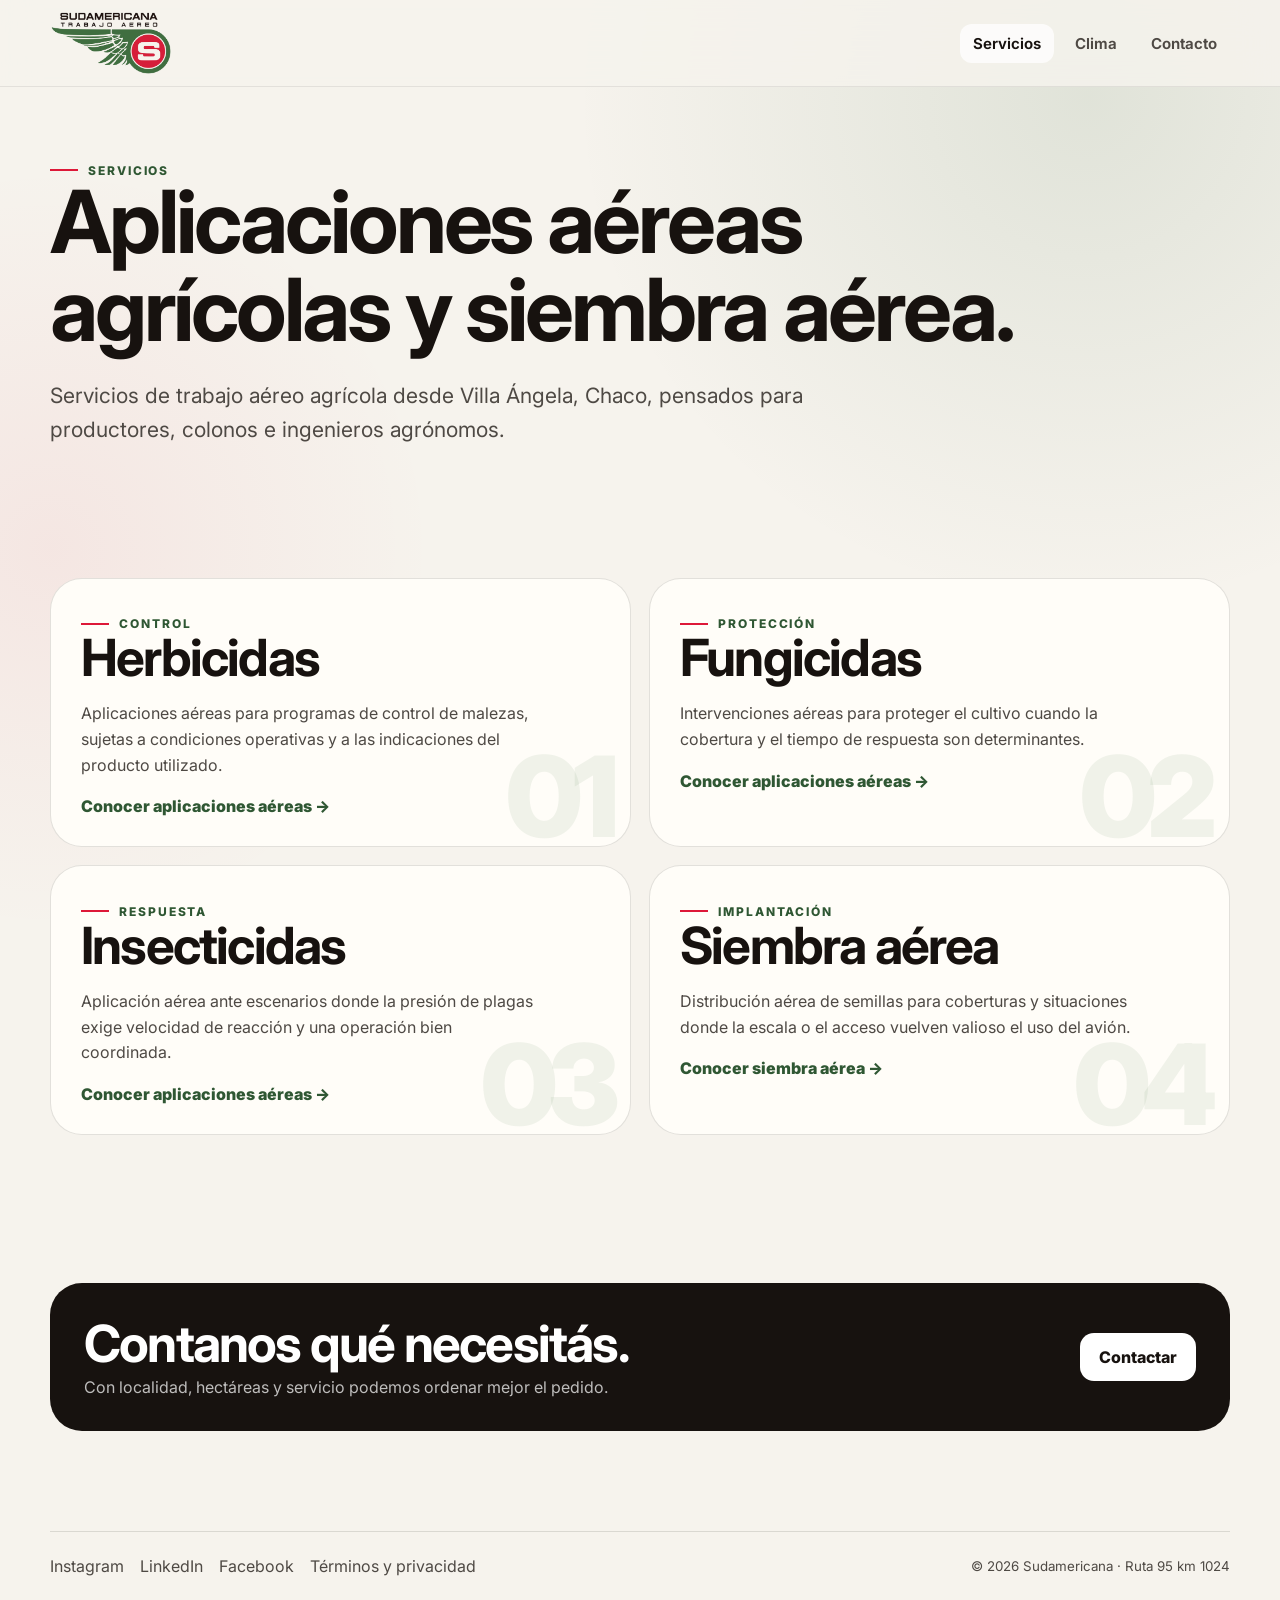
<file: servicios.html>
<!doctype html>
<html lang="es">
<head>
  <!-- Google Tag Manager -->
  <script>(function(w,d,s,l,i){w[l]=w[l]||[];w[l].push({'gtm.start':
  new Date().getTime(),event:'gtm.js'});var f=d.getElementsByTagName(s)[0],
  j=d.createElement(s),dl=l!='dataLayer'?'&l='+l:'';j.async=true;j.src=
  'https://www.googletagmanager.com/gtm.js?id='+i+dl;f.parentNode.insertBefore(j,f);
  })(window,document,'script','dataLayer','GTM-TZTPRRHF');</script>
  <!-- End Google Tag Manager -->
  <meta charset="utf-8">
  <meta name="viewport" content="width=device-width, initial-scale=1">
  <meta name="description" content="Servicios de trabajo aéreo agrícola desde Villa Ángela, Chaco: aplicaciones con herbicidas, fungicidas e insecticidas y siembra aérea.">
  <meta name="robots" content="index,follow,max-image-preview:large,max-snippet:-1,max-video-preview:-1">
  <title>Aplicaciones Aéreas Agrícolas y Siembra Aérea | Sudamericana</title>
  <meta name="theme-color" content="#f6f3ed">
  <link rel="canonical" href="https://sudamericanasrl.com/servicios.html">
  <link rel="icon" href="/assets/img/favicon.ico" sizes="any">
  <link rel="icon" type="image/png" sizes="32x32" href="/assets/img/favicon-32x32.png">
  <link rel="icon" type="image/png" sizes="16x16" href="/assets/img/favicon-16x16.png">
  <link rel="apple-touch-icon" href="/assets/img/apple-touch-icon.png">
  <link rel="manifest" href="/site.webmanifest">
  <meta property="og:type" content="website">
  <meta property="og:site_name" content="Sudamericana Trabajo Aéreo">
  <meta property="og:title" content="Aplicaciones Aéreas Agrícolas y Siembra Aérea | Sudamericana">
  <meta property="og:description" content="Servicios de trabajo aéreo agrícola desde Villa Ángela, Chaco: aplicaciones con herbicidas, fungicidas e insecticidas y siembra aérea.">
  <meta property="og:url" content="https://sudamericanasrl.com/servicios.html">
  <meta property="og:image" content="https://sudamericanasrl.com/assets/img/preview-social.png">
  <meta property="og:image:width" content="1200">
  <meta property="og:image:height" content="630">
  <meta property="og:image:alt" content="Logo de Sudamericana Trabajo Aéreo">
  <meta property="og:locale" content="es_AR">
  <meta name="twitter:card" content="summary_large_image">
  <meta name="twitter:title" content="Aplicaciones Aéreas Agrícolas y Siembra Aérea | Sudamericana">
  <meta name="twitter:description" content="Servicios de trabajo aéreo agrícola desde Villa Ángela, Chaco: aplicaciones con herbicidas, fungicidas e insecticidas y siembra aérea.">
  <meta name="twitter:image" content="https://sudamericanasrl.com/assets/img/preview-social.png">
  <link rel="preconnect" href="https://fonts.googleapis.com">
  <link rel="preconnect" href="https://fonts.gstatic.com" crossorigin>
  <link href="https://fonts.googleapis.com/css2?family=Inter:wght@400;500;600;700;800;900&display=swap" rel="stylesheet">
  <link rel="stylesheet" href="assets/css/styles.css?v=20261026">
  <script type="application/ld+json">
{
  "@context": "https://schema.org",
  "@graph": [
    {
      "@type": "LocalBusiness",
      "@id": "https://sudamericanasrl.com/#business",
      "name": "Sudamericana Trabajo Aéreo",
      "alternateName": "Sudamericana SRL",
      "url": "https://sudamericanasrl.com/",
      "logo": "https://sudamericanasrl.com/assets/img/logo-sudamericana.png",
      "image": "https://sudamericanasrl.com/assets/img/preview-social.png",
      "description": "Empresa de trabajo aéreo agrícola con base en Villa Ángela, Chaco. Aplicaciones aéreas agrícolas y siembra aérea.",
      "telephone": "+54 3735 62-5303",
      "email": "stachaco@gmail.com",
      "address": {
        "@type": "PostalAddress",
        "streetAddress": "Ruta 95 km 1024",
        "addressLocality": "Villa Ángela",
        "addressRegion": "Chaco",
        "addressCountry": "AR"
      },
      "geo": {
        "@type": "GeoCoordinates",
        "latitude": -27.53878,
        "longitude": -60.7335558
      },
      "hasMap": "https://www.google.com/maps/place/Sudamericana+SRL/@-27.53878,-60.7335558,17z",
      "areaServed": {
        "@type": "AdministrativeArea",
        "name": "Chaco, Argentina"
      },
      "sameAs": [
        "https://www.instagram.com/sudamericanasrl/",
        "https://www.linkedin.com/company/sudamericana-srl/",
        "https://www.facebook.com/people/Sudamericana-SRL/61591677384655/"
      ]
    },
    {
      "@type": "WebPage",
      "@id": "https://sudamericanasrl.com/servicios.html#webpage",
      "url": "https://sudamericanasrl.com/servicios.html",
      "name": "Aplicaciones Aéreas Agrícolas y Siembra Aérea | Sudamericana",
      "about": {
        "@id": "https://sudamericanasrl.com/#business"
      },
      "inLanguage": "es-AR"
    },
    {
      "@type": "BreadcrumbList",
      "itemListElement": [
        {
          "@type": "ListItem",
          "position": 1,
          "name": "Inicio",
          "item": "https://sudamericanasrl.com/"
        },
        {
          "@type": "ListItem",
          "position": 2,
          "name": "Servicios",
          "item": "https://sudamericanasrl.com/servicios.html"
        }
      ]
    }
  ]
}
  </script>
  <script type="text/javascript">
    (function(c,l,a,r,i,t,y){
        c[a]=c[a]||function(){(c[a].q=c[a].q||[]).push(arguments)};
        t=l.createElement(r);t.async=1;t.src="https://www.clarity.ms/tag/"+i;
        y=l.getElementsByTagName(r)[0];y.parentNode.insertBefore(t,y);
    })(window, document, "clarity", "script", "xfdhyn50o7");
  </script>
</head>
<body>
  <!-- Google Tag Manager (noscript) -->
  <noscript><iframe src="https://www.googletagmanager.com/ns.html?id=GTM-TZTPRRHF"
  height="0" width="0" style="display:none;visibility:hidden"></iframe></noscript>
  <!-- End Google Tag Manager (noscript) -->
  <a class="skip-link" href="#contenido">Saltar al contenido</a>
  <header class="site-header"><div class="site-shell nav-wrap">
    <a class="brand" href="index.html"><img src="assets/img/logo-sudamericana.png" width="420" height="221" alt="Sudamericana Trabajo Aéreo"></a>
    <button class="menu-toggle" type="button" data-menu-toggle aria-label="Abrir menú" aria-expanded="false">☰</button>
    <nav class="main-nav" data-nav aria-label="Navegación principal"><a href="servicios.html" aria-current="page">Servicios</a><a href="clima.html">Clima</a><a href="presupuestos.html">Contacto</a></nav>
  </div></header>

  <main id="contenido">
    <section class="site-shell page-hero reveal">
      <span class="eyebrow">Servicios</span>
      <h1>Aplicaciones aéreas agrícolas y siembra aérea.</h1>
      <p class="lead">Servicios de trabajo aéreo agrícola desde Villa Ángela, Chaco, pensados para productores, colonos e ingenieros agrónomos.</p>
    </section>

    <section class="site-shell section">
      <div class="detail-grid">
        <article class="detail-card detail-card-simple reveal" data-num="01"><span class="eyebrow">Control</span><h2>Herbicidas</h2><p>Aplicaciones aéreas para programas de control de malezas, sujetas a condiciones operativas y a las indicaciones del producto utilizado.</p><a class="card-link" href="aplicaciones-aereas-agricolas.html">Conocer aplicaciones aéreas →</a></article>
        <article class="detail-card detail-card-simple reveal" data-num="02"><span class="eyebrow">Protección</span><h2>Fungicidas</h2><p>Intervenciones aéreas para proteger el cultivo cuando la cobertura y el tiempo de respuesta son determinantes.</p><a class="card-link" href="aplicaciones-aereas-agricolas.html">Conocer aplicaciones aéreas →</a></article>
        <article class="detail-card detail-card-simple reveal" data-num="03"><span class="eyebrow">Respuesta</span><h2>Insecticidas</h2><p>Aplicación aérea ante escenarios donde la presión de plagas exige velocidad de reacción y una operación bien coordinada.</p><a class="card-link" href="aplicaciones-aereas-agricolas.html">Conocer aplicaciones aéreas →</a></article>
        <article class="detail-card detail-card-simple reveal" data-num="04"><span class="eyebrow">Implantación</span><h2>Siembra aérea</h2><p>Distribución aérea de semillas para coberturas y situaciones donde la escala o el acceso vuelven valioso el uso del avión.</p><a class="card-link" href="siembra-aerea.html">Conocer siembra aérea →</a></article>
      </div>
    </section>

    <section class="site-shell cta-strip reveal"><div><h2>Contanos qué necesitás.</h2><p>Con localidad, hectáreas y servicio podemos ordenar mejor el pedido.</p></div><a class="btn" href="presupuestos.html">Contactar</a></section>
  </main>

  <footer class="site-footer"><div class="site-shell footer-wrap footer-wrap-simple"><div class="footer-social" aria-label="Redes sociales"><a href="https://www.instagram.com/sudamericanasrl/" target="_blank" rel="noopener noreferrer">Instagram</a><a href="https://www.linkedin.com/company/sudamericana-srl/?viewAsMember=true" target="_blank" rel="noopener noreferrer">LinkedIn</a><a href="https://www.facebook.com/people/Sudamericana-SRL/61591677384655/" target="_blank" rel="noopener noreferrer">Facebook</a></div><small>© <span data-year></span> Sudamericana · Ruta 95 km 1024</small></div></footer>
  <script src="assets/js/main.js?v=20261026"></script>
</body>
</html>
</file>
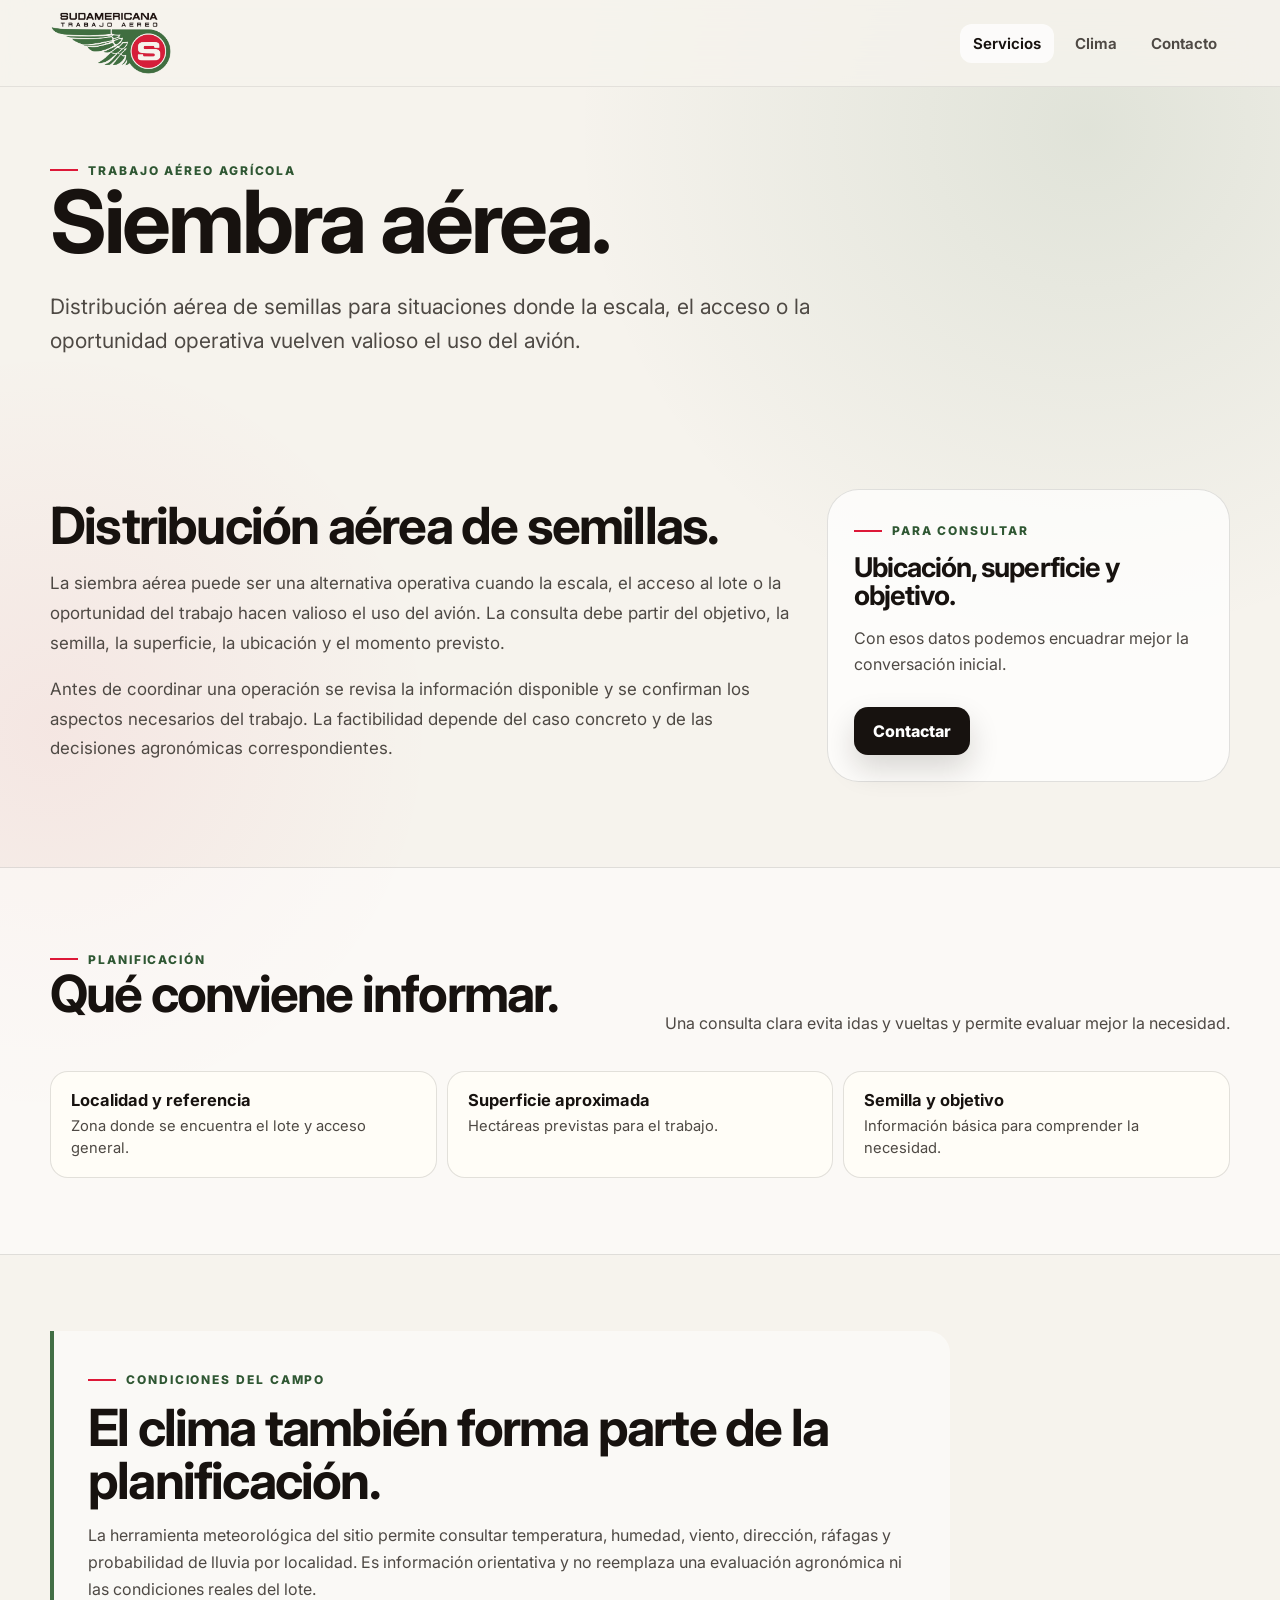
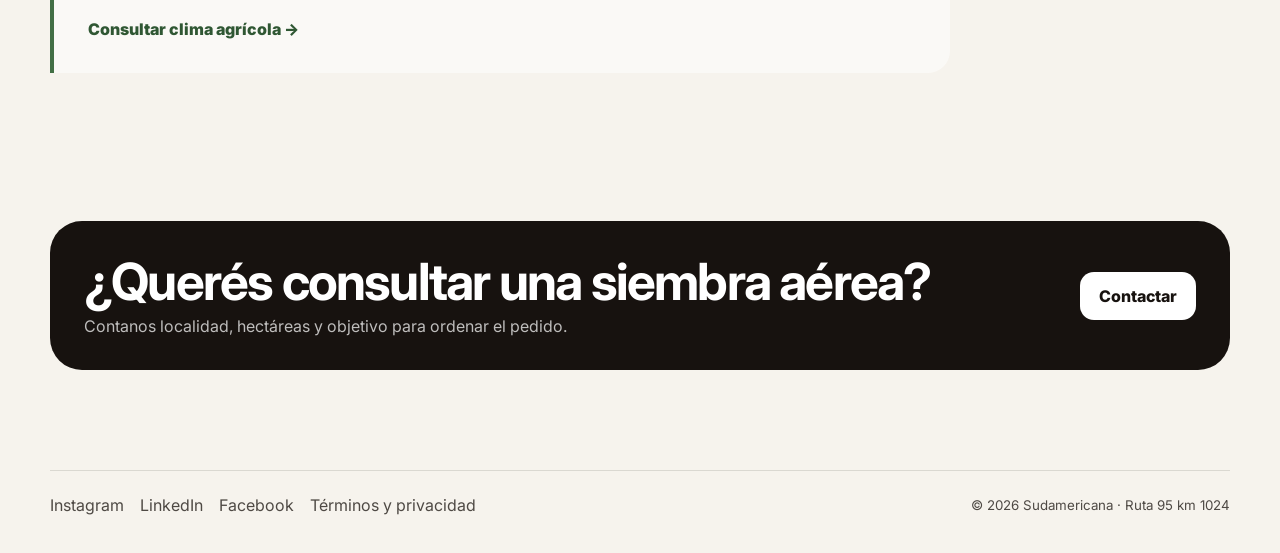
<file: siembra-aerea.html>
<!doctype html>
<html lang="es">
<head>
  <!-- Google Tag Manager -->
  <script>(function(w,d,s,l,i){w[l]=w[l]||[];w[l].push({'gtm.start':
  new Date().getTime(),event:'gtm.js'});var f=d.getElementsByTagName(s)[0],
  j=d.createElement(s),dl=l!='dataLayer'?'&l='+l:'';j.async=true;j.src=
  'https://www.googletagmanager.com/gtm.js?id='+i+dl;f.parentNode.insertBefore(j,f);
  })(window,document,'script','dataLayer','GTM-TZTPRRHF');</script>
  <!-- End Google Tag Manager -->
  <meta charset="utf-8">
  <meta name="viewport" content="width=device-width, initial-scale=1">
  <meta name="description" content="Servicio de siembra aérea desde Villa Ángela, Chaco. Consultá por distribución aérea de semillas según superficie, ubicación y objetivo del trabajo.">
  <meta name="robots" content="index,follow,max-image-preview:large,max-snippet:-1,max-video-preview:-1">
  <title>Siembra Aérea en Chaco | Sudamericana Trabajo Aéreo</title>
  <meta name="theme-color" content="#f6f3ed">
  <link rel="canonical" href="https://sudamericanasrl.com/siembra-aerea.html">
  <link rel="icon" href="/assets/img/favicon.ico" sizes="any">
  <link rel="icon" type="image/png" sizes="32x32" href="/assets/img/favicon-32x32.png">
  <link rel="icon" type="image/png" sizes="16x16" href="/assets/img/favicon-16x16.png">
  <link rel="apple-touch-icon" href="/assets/img/apple-touch-icon.png">
  <link rel="manifest" href="/site.webmanifest">
  <meta property="og:type" content="website">
  <meta property="og:site_name" content="Sudamericana Trabajo Aéreo">
  <meta property="og:title" content="Siembra Aérea en Chaco | Sudamericana Trabajo Aéreo">
  <meta property="og:description" content="Servicio de siembra aérea desde Villa Ángela, Chaco. Consultá por distribución aérea de semillas según superficie, ubicación y objetivo del trabajo.">
  <meta property="og:url" content="https://sudamericanasrl.com/siembra-aerea.html">
  <meta property="og:image" content="https://sudamericanasrl.com/assets/img/preview-social.png">
  <meta property="og:image:width" content="1200">
  <meta property="og:image:height" content="630">
  <meta property="og:image:alt" content="Logo de Sudamericana Trabajo Aéreo">
  <meta property="og:locale" content="es_AR">
  <meta name="twitter:card" content="summary_large_image">
  <meta name="twitter:title" content="Siembra Aérea en Chaco | Sudamericana Trabajo Aéreo">
  <meta name="twitter:description" content="Servicio de siembra aérea desde Villa Ángela, Chaco. Consultá por distribución aérea de semillas según superficie, ubicación y objetivo del trabajo.">
  <meta name="twitter:image" content="https://sudamericanasrl.com/assets/img/preview-social.png">
  <link rel="preconnect" href="https://fonts.googleapis.com">
  <link rel="preconnect" href="https://fonts.gstatic.com" crossorigin>
  <link href="https://fonts.googleapis.com/css2?family=Inter:wght@400;500;600;700;800;900&display=swap" rel="stylesheet">
  <link rel="stylesheet" href="assets/css/styles.css?v=20261026">
  <script type="application/ld+json">
{
  "@context": "https://schema.org",
  "@graph": [
    {
      "@type": "LocalBusiness",
      "@id": "https://sudamericanasrl.com/#business",
      "name": "Sudamericana Trabajo Aéreo",
      "alternateName": "Sudamericana SRL",
      "url": "https://sudamericanasrl.com/",
      "logo": "https://sudamericanasrl.com/assets/img/logo-sudamericana.png",
      "image": "https://sudamericanasrl.com/assets/img/preview-social.png",
      "telephone": "+54 3735 62-5303",
      "email": "stachaco@gmail.com",
      "address": {
        "@type": "PostalAddress",
        "streetAddress": "Ruta 95 km 1024",
        "addressLocality": "Villa Ángela",
        "addressRegion": "Chaco",
        "addressCountry": "AR"
      }
    },
    {
      "@type": "Service",
      "@id": "https://sudamericanasrl.com/siembra-aerea.html#service",
      "name": "Siembra aérea",
      "url": "https://sudamericanasrl.com/siembra-aerea.html",
      "description": "Servicio de distribución aérea de semillas para situaciones donde la escala, el acceso o la oportunidad operativa vuelven valioso el uso del avión.",
      "provider": {
        "@id": "https://sudamericanasrl.com/#business"
      },
      "areaServed": {
        "@type": "AdministrativeArea",
        "name": "Chaco, Argentina"
      }
    },
    {
      "@type": "BreadcrumbList",
      "itemListElement": [
        {
          "@type": "ListItem",
          "position": 1,
          "name": "Inicio",
          "item": "https://sudamericanasrl.com/"
        },
        {
          "@type": "ListItem",
          "position": 2,
          "name": "Servicios",
          "item": "https://sudamericanasrl.com/servicios.html"
        },
        {
          "@type": "ListItem",
          "position": 3,
          "name": "Siembra aérea",
          "item": "https://sudamericanasrl.com/siembra-aerea.html"
        }
      ]
    }
  ]
}
  </script>
  <script type="text/javascript">
    (function(c,l,a,r,i,t,y){
        c[a]=c[a]||function(){(c[a].q=c[a].q||[]).push(arguments)};
        t=l.createElement(r);t.async=1;t.src="https://www.clarity.ms/tag/"+i;
        y=l.getElementsByTagName(r)[0];y.parentNode.insertBefore(t,y);
    })(window, document, "clarity", "script", "xfdhyn50o7");
  </script>
</head>
<body>
  <!-- Google Tag Manager (noscript) -->
  <noscript><iframe src="https://www.googletagmanager.com/ns.html?id=GTM-TZTPRRHF"
  height="0" width="0" style="display:none;visibility:hidden"></iframe></noscript>
  <!-- End Google Tag Manager (noscript) -->
  <a class="skip-link" href="#contenido">Saltar al contenido</a>
  <header class="site-header"><div class="site-shell nav-wrap">
    <a class="brand" href="index.html" aria-label="Sudamericana Trabajo Aéreo, inicio"><img src="assets/img/logo-sudamericana.png" width="420" height="221" alt="Sudamericana Trabajo Aéreo"></a>
    <button class="menu-toggle" type="button" data-menu-toggle aria-label="Abrir menú" aria-expanded="false">☰</button>
    <nav class="main-nav" data-nav aria-label="Navegación principal"><a href="servicios.html" aria-current="page">Servicios</a><a href="clima.html">Clima</a><a href="presupuestos.html">Contacto</a></nav>
  </div></header>

  <main id="contenido">
    <section class="site-shell page-hero reveal">
      <span class="eyebrow">Trabajo aéreo agrícola</span>
      <h1>Siembra aérea.</h1>
      <p class="lead">Distribución aérea de semillas para situaciones donde la escala, el acceso o la oportunidad operativa vuelven valioso el uso del avión.</p>
    </section>

    <section class="site-shell section service-detail-layout">
      <div class="service-detail-main reveal">
        <h2>Distribución aérea de semillas.</h2>
        <p>La siembra aérea puede ser una alternativa operativa cuando la escala, el acceso al lote o la oportunidad del trabajo hacen valioso el uso del avión. La consulta debe partir del objetivo, la semilla, la superficie, la ubicación y el momento previsto.</p>
        <p>Antes de coordinar una operación se revisa la información disponible y se confirman los aspectos necesarios del trabajo. La factibilidad depende del caso concreto y de las decisiones agronómicas correspondientes.</p>
      </div>
      <aside class="service-detail-aside reveal">
        <span class="eyebrow">Para consultar</span>
        <h3>Ubicación, superficie y objetivo.</h3>
        <p>Con esos datos podemos encuadrar mejor la conversación inicial.</p>
        <a class="btn btn-primary" href="presupuestos.html">Contactar</a>
      </aside>
    </section>

    <section class="section section-soft">
      <div class="site-shell">
        <div class="section-head reveal"><div><span class="eyebrow">Planificación</span><h2>Qué conviene informar.</h2></div><p>Una consulta clara evita idas y vueltas y permite evaluar mejor la necesidad.</p></div>
        <div class="seo-service-links three-columns">
          <div class="seo-static-card reveal"><strong>Localidad y referencia</strong><span>Zona donde se encuentra el lote y acceso general.</span></div>
          <div class="seo-static-card reveal"><strong>Superficie aproximada</strong><span>Hectáreas previstas para el trabajo.</span></div>
          <div class="seo-static-card reveal"><strong>Semilla y objetivo</strong><span>Información básica para comprender la necesidad.</span></div>
        </div>
      </div>
    </section>

    <section class="site-shell section reveal">
      <div class="service-note">
        <span class="eyebrow">Condiciones del campo</span>
        <h2>El clima también forma parte de la planificación.</h2>
        <p>La herramienta meteorológica del sitio permite consultar temperatura, humedad, viento, dirección, ráfagas y probabilidad de lluvia por localidad. Es información orientativa y no reemplaza una evaluación agronómica ni las condiciones reales del lote.</p>
        <a class="text-link" href="clima.html">Consultar clima agrícola →</a>
      </div>
    </section>

    <section class="site-shell cta-strip reveal"><div><h2>¿Querés consultar una siembra aérea?</h2><p>Contanos localidad, hectáreas y objetivo para ordenar el pedido.</p></div><a class="btn" href="presupuestos.html">Contactar</a></section>

  </main>

  <footer class="site-footer"><div class="site-shell footer-wrap footer-wrap-simple"><div class="footer-social" aria-label="Redes sociales"><a href="https://www.instagram.com/sudamericanasrl/" target="_blank" rel="noopener noreferrer">Instagram</a><a href="https://www.linkedin.com/company/sudamericana-srl/" target="_blank" rel="noopener noreferrer">LinkedIn</a><a href="https://www.facebook.com/people/Sudamericana-SRL/61591677384655/" target="_blank" rel="noopener noreferrer">Facebook</a></div><small>© <span data-year></span> Sudamericana · Ruta 95 km 1024</small></div></footer>
  <script src="assets/js/main.js?v=20261026"></script>
</body>
</html>
</file>
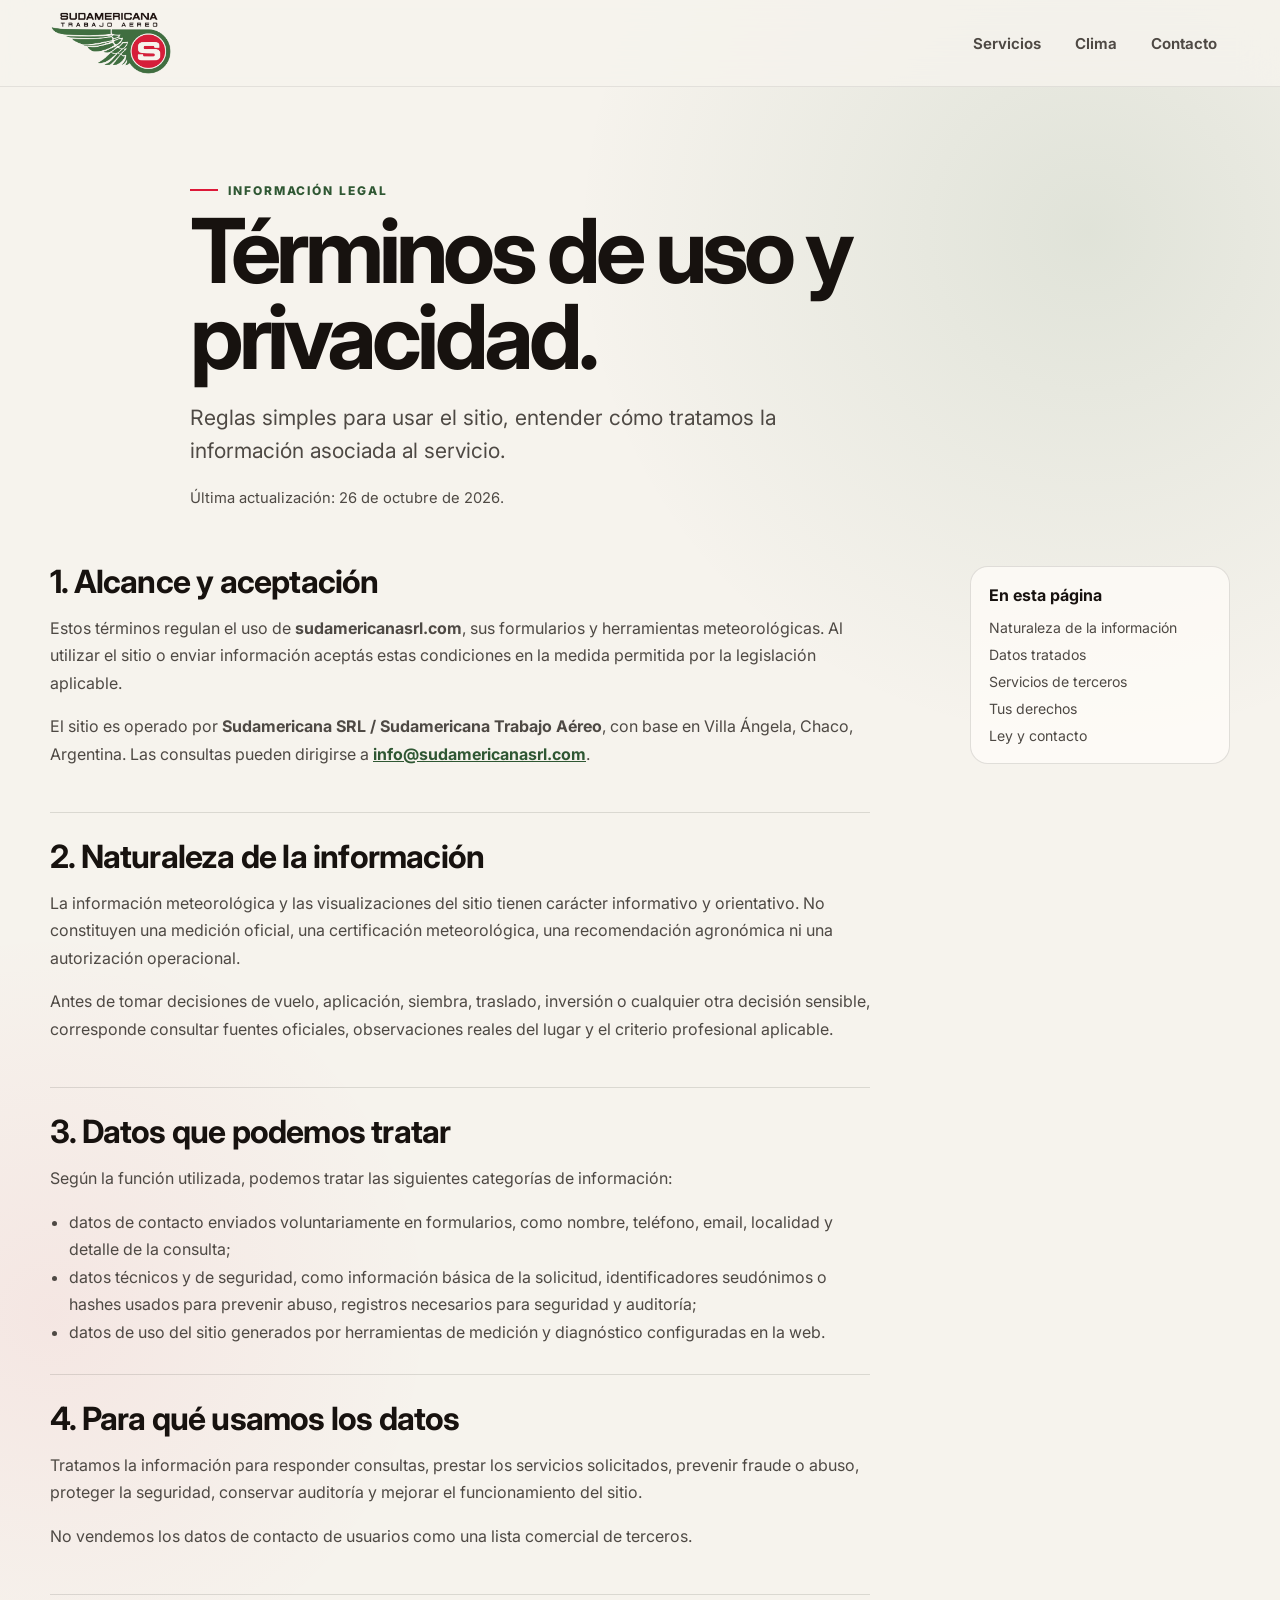
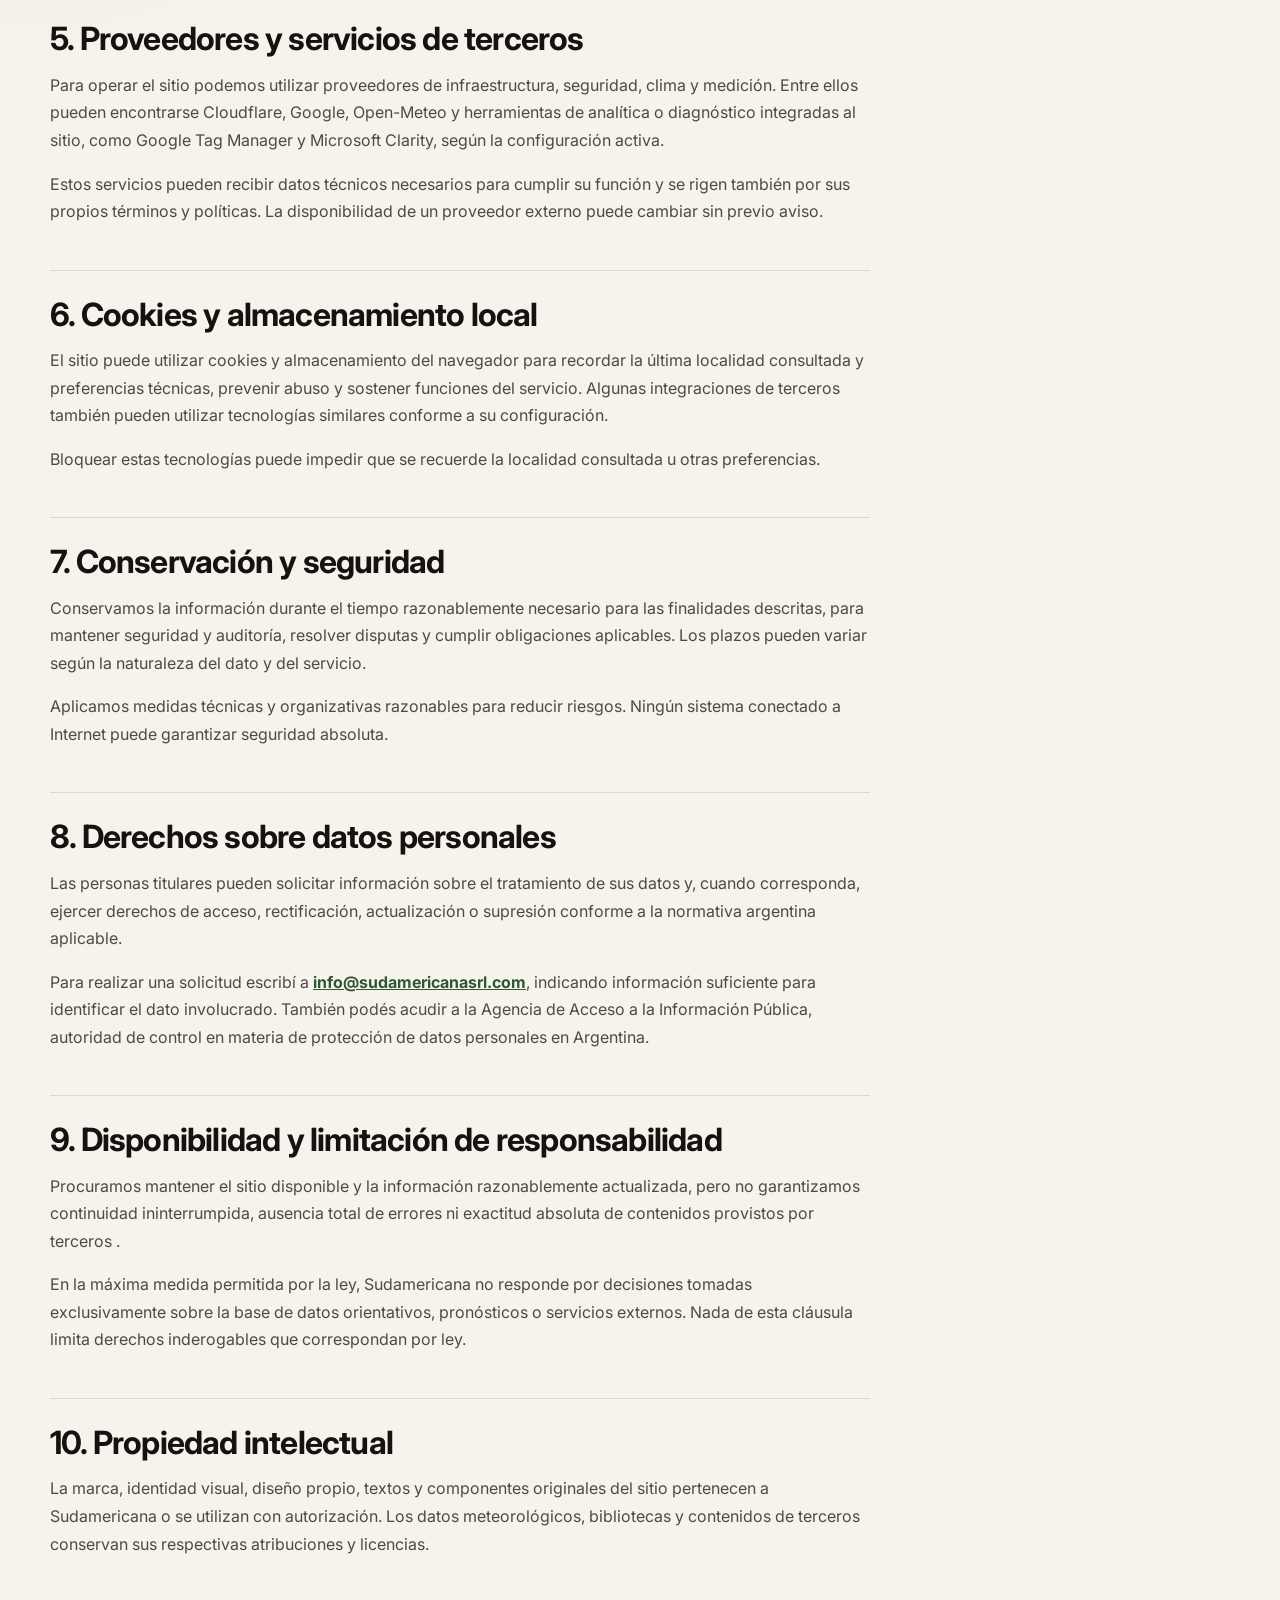
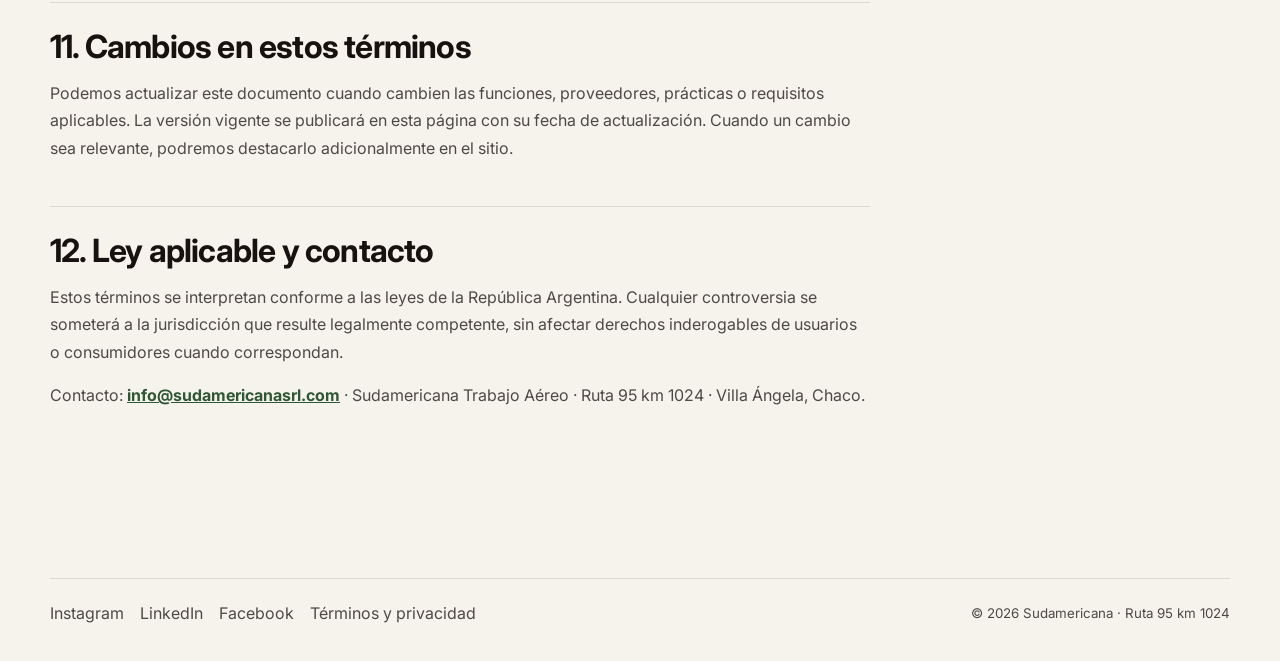
<file: terminos.html>
<!doctype html>
<html lang="es">
<head>
  <!-- Google Tag Manager -->
  <script>(function(w,d,s,l,i){w[l]=w[l]||[];w[l].push({'gtm.start':
  new Date().getTime(),event:'gtm.js'});var f=d.getElementsByTagName(s)[0],
  j=d.createElement(s),dl=l!='dataLayer'?'&l='+l:'';j.async=true;j.src=
  'https://www.googletagmanager.com/gtm.js?id='+i+dl;f.parentNode.insertBefore(j,f);
  })(window,document,'script','dataLayer','GTM-TZTPRRHF');</script>
  <!-- End Google Tag Manager -->

  <meta charset="utf-8">
  <meta name="viewport" content="width=device-width, initial-scale=1">
  <meta name="description" content="Términos de uso y privacidad de Sudamericana Trabajo Aéreo.">
  <meta name="robots" content="index,follow">
  <title>Términos de uso y privacidad | Sudamericana</title>
  <meta name="theme-color" content="#f6f3ed">
  <link rel="canonical" href="https://sudamericanasrl.com/terminos.html">

  <link rel="icon" href="/assets/img/favicon.ico" sizes="any">
  <link rel="icon" type="image/png" sizes="32x32" href="/assets/img/favicon-32x32.png">
  <link rel="icon" type="image/png" sizes="16x16" href="/assets/img/favicon-16x16.png">
  <link rel="apple-touch-icon" href="/assets/img/apple-touch-icon.png">
  <link rel="manifest" href="/site.webmanifest">

  <link rel="preconnect" href="https://fonts.googleapis.com">
  <link rel="preconnect" href="https://fonts.gstatic.com" crossorigin>
  <link href="https://fonts.googleapis.com/css2?family=Inter:wght@400;500;600;700;800;900&display=swap" rel="stylesheet">
  <link rel="stylesheet" href="assets/css/styles.css?v=20261026">

  <style>
    .legal-hero {
      padding: 88px 0 44px;
      max-width: 900px;
    }
    .legal-hero h1 {
      margin: 10px 0 18px;
      font-size: clamp(2.6rem, 7vw, 5.6rem);
      line-height: .96;
      letter-spacing: -.055em;
    }
    .legal-meta {
      color: var(--ink-soft);
      font-size: .92rem;
    }
    .legal-layout {
      display: grid;
      grid-template-columns: minmax(0, 1fr) 260px;
      gap: 56px;
      padding-bottom: 96px;
      align-items: start;
    }
    .legal-copy {
      max-width: 820px;
    }
    .legal-copy section {
      padding: 28px 0;
      border-top: 1px solid var(--line);
    }
    .legal-copy section:first-child {
      border-top: 0;
      padding-top: 0;
    }
    .legal-copy h2 {
      margin: 0 0 12px;
      font-size: clamp(1.35rem, 2.5vw, 2rem);
      letter-spacing: -.025em;
    }
    .legal-copy p,
    .legal-copy li {
      color: var(--ink-soft);
      line-height: 1.72;
    }
    .legal-copy ul {
      margin: 12px 0 0;
      padding-left: 1.2rem;
    }
    .legal-copy a {
      color: var(--green-dark);
      font-weight: 700;
    }
    .legal-nav {
      position: sticky;
      top: 92px;
      padding: 18px;
      border: 1px solid var(--line);
      border-radius: 18px;
      background: rgba(255,253,248,.74);
      display: grid;
      gap: 8px;
    }
    .legal-nav strong {
      margin-bottom: 5px;
    }
    .legal-nav a {
      color: var(--ink-soft);
      text-decoration: none;
      font-size: .88rem;
      line-height: 1.35;
    }
    .legal-nav a:hover {
      color: var(--ink);
    }
    .legal-callout {
      margin: 8px 0 0;
      padding: 17px 18px;
      border-radius: 16px;
      background: rgba(66,111,69,.08);
      border: 1px solid rgba(66,111,69,.18);
    }
    @media (max-width: 860px) {
      .legal-layout { grid-template-columns: 1fr; gap: 24px; }
      .legal-nav { position: static; order: -1; grid-template-columns: 1fr 1fr; }
      .legal-nav strong { grid-column: 1 / -1; }
    }
    @media (max-width: 540px) {
      .legal-hero { padding-top: 62px; }
      .legal-nav { grid-template-columns: 1fr; }
    }
  </style>
</head>
<body>
  <!-- Google Tag Manager (noscript) -->
  <noscript><iframe src="https://www.googletagmanager.com/ns.html?id=GTM-TZTPRRHF"
  height="0" width="0" style="display:none;visibility:hidden"></iframe></noscript>
  <!-- End Google Tag Manager (noscript) -->

  <a class="skip-link" href="#contenido">Saltar al contenido</a>

  <header class="site-header">
    <div class="site-shell nav-wrap">
      <a class="brand" href="index.html" aria-label="Sudamericana Trabajo Aéreo, inicio">
        <img src="assets/img/logo-sudamericana.png" width="420" height="221" alt="Sudamericana Trabajo Aéreo">
      </a>
      <button class="menu-toggle" type="button" data-menu-toggle aria-label="Abrir menú" aria-expanded="false">☰</button>
      <nav class="main-nav" data-nav aria-label="Navegación principal">
        <a href="servicios.html">Servicios</a>
        <a href="clima.html">Clima</a>
        
        <a href="presupuestos.html">Contacto</a>
      </nav>
    </div>
  </header>

  <main id="contenido">
    <section class="site-shell legal-hero reveal">
      <span class="eyebrow">Información legal</span>
      <h1>Términos de uso y privacidad.</h1>
      <p class="lead">Reglas simples para usar el sitio, entender cómo tratamos la información asociada al servicio.</p>
      <p class="legal-meta">Última actualización: 26 de octubre de 2026.</p>
    </section>

    <div class="site-shell legal-layout">
      <article class="legal-copy">
        <section id="alcance">
          <h2>1. Alcance y aceptación</h2>
          <p>Estos términos regulan el uso de <strong>sudamericanasrl.com</strong>, sus formularios y herramientas meteorológicas. Al utilizar el sitio o enviar información aceptás estas condiciones en la medida permitida por la legislación aplicable.</p>
          <p>El sitio es operado por <strong>Sudamericana SRL / Sudamericana Trabajo Aéreo</strong>, con base en Villa Ángela, Chaco, Argentina. Las consultas pueden dirigirse a <a href="mailto:info@sudamericanasrl.com">info@sudamericanasrl.com</a>.</p>
        </section>

        <section id="informacion">
          <h2>2. Naturaleza de la información</h2>
          <p>La información meteorológica y las visualizaciones del sitio tienen carácter informativo y orientativo. No constituyen una medición oficial, una certificación meteorológica, una recomendación agronómica ni una autorización operacional.</p>
          <p>Antes de tomar decisiones de vuelo, aplicación, siembra, traslado, inversión o cualquier otra decisión sensible, corresponde consultar fuentes oficiales, observaciones reales del lugar y el criterio profesional aplicable.</p>
        </section>

        <section id="datos">
          <h2>3. Datos que podemos tratar</h2>
          <p>Según la función utilizada, podemos tratar las siguientes categorías de información:</p>
          <ul>
            <li>datos de contacto enviados voluntariamente en formularios, como nombre, teléfono, email, localidad y detalle de la consulta;</li>
            <li>datos técnicos y de seguridad, como información básica de la solicitud, identificadores seudónimos o hashes usados para prevenir abuso, registros necesarios para seguridad y auditoría;</li>
            <li>datos de uso del sitio generados por herramientas de medición y diagnóstico configuradas en la web.</li>
          </ul>
        </section>

        <section id="finalidades">
          <h2>4. Para qué usamos los datos</h2>
          <p>Tratamos la información para responder consultas, prestar los servicios solicitados, prevenir fraude o abuso, proteger la seguridad, conservar auditoría y mejorar el funcionamiento del sitio.</p>
          <p>No vendemos los datos de contacto de usuarios como una lista comercial de terceros.</p>
        </section>

        <section id="terceros">
          <h2>5. Proveedores y servicios de terceros</h2>
          <p>Para operar el sitio podemos utilizar proveedores de infraestructura, seguridad, clima y medición. Entre ellos pueden encontrarse Cloudflare, Google, Open-Meteo y herramientas de analítica o diagnóstico integradas al sitio, como Google Tag Manager y Microsoft Clarity, según la configuración activa.</p>
          <p>Estos servicios pueden recibir datos técnicos necesarios para cumplir su función y se rigen también por sus propios términos y políticas. La disponibilidad de un proveedor externo puede cambiar sin previo aviso.</p>
        </section>

        <section id="cookies">
          <h2>6. Cookies y almacenamiento local</h2>
          <p>El sitio puede utilizar cookies y almacenamiento del navegador para recordar la última localidad consultada y preferencias técnicas, prevenir abuso y sostener funciones del servicio. Algunas integraciones de terceros también pueden utilizar tecnologías similares conforme a su configuración.</p>
          <p>Bloquear estas tecnologías puede impedir que se recuerde la localidad consultada u otras preferencias.</p>
        </section>

        <section id="conservacion">
          <h2>7. Conservación y seguridad</h2>
          <p>Conservamos la información durante el tiempo razonablemente necesario para las finalidades descritas, para mantener seguridad y auditoría, resolver disputas y cumplir obligaciones aplicables. Los plazos pueden variar según la naturaleza del dato y del servicio.</p>
          <p>Aplicamos medidas técnicas y organizativas razonables para reducir riesgos. Ningún sistema conectado a Internet puede garantizar seguridad absoluta.</p>
        </section>

        <section id="derechos">
          <h2>8. Derechos sobre datos personales</h2>
          <p>Las personas titulares pueden solicitar información sobre el tratamiento de sus datos y, cuando corresponda, ejercer derechos de acceso, rectificación, actualización o supresión conforme a la normativa argentina aplicable.</p>
          <p>Para realizar una solicitud escribí a <a href="mailto:info@sudamericanasrl.com">info@sudamericanasrl.com</a>, indicando información suficiente para identificar el dato involucrado. También podés acudir a la Agencia de Acceso a la Información Pública, autoridad de control en materia de protección de datos personales en Argentina.</p>
        </section>

        <section id="disponibilidad">
          <h2>9. Disponibilidad y limitación de responsabilidad</h2>
          <p>Procuramos mantener el sitio disponible y la información razonablemente actualizada, pero no garantizamos continuidad ininterrumpida, ausencia total de errores ni exactitud absoluta de contenidos provistos por terceros .</p>
          <p>En la máxima medida permitida por la ley, Sudamericana no responde por decisiones tomadas exclusivamente sobre la base de datos orientativos, pronósticos o servicios externos. Nada de esta cláusula limita derechos inderogables que correspondan por ley.</p>
        </section>

        <section id="propiedad">
          <h2>10. Propiedad intelectual</h2>
          <p>La marca, identidad visual, diseño propio, textos y componentes originales del sitio pertenecen a Sudamericana o se utilizan con autorización. Los datos meteorológicos, bibliotecas y contenidos de terceros conservan sus respectivas atribuciones y licencias.</p>
        </section>

        <section id="cambios">
          <h2>11. Cambios en estos términos</h2>
          <p>Podemos actualizar este documento cuando cambien las funciones, proveedores, prácticas o requisitos aplicables. La versión vigente se publicará en esta página con su fecha de actualización. Cuando un cambio sea relevante, podremos destacarlo adicionalmente en el sitio.</p>
        </section>

        <section id="ley">
          <h2>12. Ley aplicable y contacto</h2>
          <p>Estos términos se interpretan conforme a las leyes de la República Argentina. Cualquier controversia se someterá a la jurisdicción que resulte legalmente competente, sin afectar derechos inderogables de usuarios o consumidores cuando correspondan.</p>
          <p>Contacto: <a href="mailto:info@sudamericanasrl.com">info@sudamericanasrl.com</a> · Sudamericana Trabajo Aéreo · Ruta 95 km 1024 · Villa Ángela, Chaco.</p>
        </section>
      </article>

      <aside class="legal-nav" aria-label="Contenido de esta página">
        <strong>En esta página</strong>
        <a href="#informacion">Naturaleza de la información</a>
        <a href="#datos">Datos tratados</a>
        <a href="#terceros">Servicios de terceros</a>
        <a href="#derechos">Tus derechos</a>
        <a href="#ley">Ley y contacto</a>
      </aside>
    </div>
  </main>

  <footer class="site-footer">
    <div class="site-shell footer-wrap footer-wrap-simple">
      <div class="footer-social" aria-label="Enlaces">
        <a href="https://www.instagram.com/sudamericanasrl/" target="_blank" rel="noopener noreferrer">Instagram</a>
        <a href="https://www.linkedin.com/company/sudamericana-srl/" target="_blank" rel="noopener noreferrer">LinkedIn</a>
        <a href="https://www.facebook.com/people/Sudamericana-SRL/61591677384655/" target="_blank" rel="noopener noreferrer">Facebook</a>
      </div>
      <small>© <span data-year></span> Sudamericana · Ruta 95 km 1024</small>
    </div>
  </footer>

  <script src="assets/js/main.js?v=20261026"></script>
</body>
</html>
</file>
<file: assets/css/styles.css>
:root {
  --ink: #17120f;
  --ink-soft: #4e4944;
  --paper: #f6f3ed;
  --paper-2: #fffdf8;
  --green: #426f45;
  --green-dark: #2f5733;
  --red: #dd1838;
  --line: rgba(23, 18, 15, 0.12);
  --shadow: 0 24px 60px rgba(26, 22, 18, 0.11);
  --radius-xl: 32px;
  --radius-lg: 22px;
  --radius-md: 16px;
  --max: 1180px;
}

* { box-sizing: border-box; }
html { scroll-behavior: smooth; }
body {
  margin: 0;
  font-family: Inter, ui-sans-serif, -apple-system, BlinkMacSystemFont, "Segoe UI", sans-serif;
  color: var(--ink);
  background:
    radial-gradient(circle at 85% 6%, rgba(66, 111, 69, 0.12), transparent 32rem),
    radial-gradient(circle at 4% 34%, rgba(221, 24, 56, 0.06), transparent 24rem),
    var(--paper);
  min-height: 100vh;
}

a { color: inherit; }
button, input, textarea, select { font: inherit; }
img { max-width: 100%; display: block; }

.skip-link {
  position: fixed;
  top: 8px;
  left: 8px;
  transform: translateY(-150%);
  background: var(--ink);
  color: white;
  padding: 10px 14px;
  border-radius: 10px;
  z-index: 1000;
}
.skip-link:focus { transform: none; }

.site-shell { width: min(calc(100% - 32px), var(--max)); margin-inline: auto; }

.site-header {
  position: sticky;
  top: 0;
  z-index: 50;
  backdrop-filter: blur(18px);
  -webkit-backdrop-filter: blur(18px);
  background: rgba(246, 243, 237, 0.82);
  border-bottom: 1px solid rgba(23, 18, 15, 0.08);
}

.nav-wrap {
  min-height: 86px;
  display: flex;
  align-items: center;
  justify-content: space-between;
  gap: 24px;
}

.brand { display: flex; align-items: center; text-decoration: none; min-width: 180px; }
.brand img { width: 210px; max-height: 64px; object-fit: contain; object-position: left center; }

.main-nav { display: flex; align-items: center; gap: 8px; }
.main-nav a {
  text-decoration: none;
  color: var(--ink-soft);
  padding: 10px 13px;
  border-radius: 12px;
  font-weight: 650;
  font-size: 0.94rem;
  transition: .2s ease;
}
.main-nav a:hover, .main-nav a[aria-current="page"] { color: var(--ink); background: rgba(255,255,255,.74); }

/* Inicio usa el mismo lenguaje visual que el resto de la navegación. */
.main-nav .home-nav {
  min-width: auto;
  text-align: center;
}

.menu-toggle {
  display: none;
  width: 46px;
  height: 46px;
  border: 1px solid var(--line);
  border-radius: 14px;
  background: rgba(255,255,255,.75);
  color: var(--ink);
}

.hero {
  padding: 72px 0 56px;
  display: grid;
  grid-template-columns: minmax(0, 900px);
  gap: 32px;
  align-items: center;
}

.hero > .reveal { max-width: 900px; }
.hero h1 { max-width: 860px; }
.hero .lead { max-width: 760px; }

.eyebrow {
  display: inline-flex;
  align-items: center;
  gap: 10px;
  text-transform: uppercase;
  letter-spacing: .16em;
  font-size: .75rem;
  font-weight: 800;
  color: var(--green-dark);
}
.eyebrow::before { content: ""; width: 28px; height: 2px; background: var(--red); }

h1, h2, h3 { margin-top: 0; line-height: 1.02; letter-spacing: -.035em; }
h1 { font-size: clamp(3.1rem, 7.5vw, 7rem); margin-bottom: 24px; }
h2 { font-size: clamp(2.15rem, 4vw, 4rem); margin-bottom: 18px; }
h3 { font-size: 1.35rem; }
.lead { font-size: clamp(1.08rem, 2vw, 1.32rem); line-height: 1.6; color: var(--ink-soft); max-width: 680px; }

.hero-actions { display: flex; flex-wrap: wrap; align-items: center; gap: 12px; margin-top: 32px; }
.btn {
  appearance: none;
  display: inline-flex;
  align-items: center;
  justify-content: center;
  gap: 10px;
  min-height: 48px;
  padding: 0 18px;
  border: 1px solid transparent;
  border-radius: 14px;
  text-decoration: none;
  font-weight: 800;
  cursor: pointer;
  transition: transform .18s ease, box-shadow .18s ease, background .18s ease;
}
.btn:hover { transform: translateY(-2px); }
.btn-primary { background: var(--ink); color: white; box-shadow: 0 14px 30px rgba(23,18,15,.16); }
.btn-secondary { border-color: var(--line); background: rgba(255,255,255,.7); color: var(--ink); }
.btn-green { background: var(--green); color: white; }

.metrics {
  margin: 20px 0 72px;
  display: grid;
  grid-template-columns: repeat(3, 1fr);
  border: 1px solid var(--line);
  border-radius: var(--radius-lg);
  overflow: hidden;
  background: rgba(255,255,255,.62);
}
.metric { padding: 26px; }
.metric + .metric { border-left: 1px solid var(--line); }
.metric strong { display: block; font-size: 1.35rem; margin-bottom: 5px; }
.metric span { color: var(--ink-soft); line-height: 1.45; }

.section { padding: 76px 0; }
.section-soft { background: rgba(255,255,255,.46); border-block: 1px solid var(--line); }
.section-head { display: flex; justify-content: space-between; align-items: end; gap: 28px; margin-bottom: 34px; }
.section-head p { max-width: 600px; color: var(--ink-soft); line-height: 1.65; margin: 0; }

.card-grid { display: grid; grid-template-columns: repeat(4, 1fr); gap: 16px; }
.service-card {
  min-height: 270px;
  padding: 24px;
  display: flex;
  flex-direction: column;
  justify-content: space-between;
  border: 1px solid var(--line);
  border-radius: var(--radius-lg);
  background: rgba(255,255,255,.74);
  transition: transform .2s ease, box-shadow .2s ease;
}
.service-card:hover { transform: translateY(-5px); box-shadow: 0 18px 42px rgba(23,18,15,.08); }
.service-icon {
  width: 52px;
  height: 52px;
  border-radius: 15px;
  display: grid;
  place-items: center;
  background: rgba(66,111,69,.12);
  color: var(--green-dark);
  font-size: 1.5rem;
}
.service-card p { color: var(--ink-soft); line-height: 1.55; margin-bottom: 0; }

.page-hero { padding: 68px 0 34px; }
.page-hero h1 { font-size: clamp(3rem, 6.8vw, 6rem); max-width: 1000px; }
.page-hero .lead { max-width: 760px; }

.detail-grid { display: grid; grid-template-columns: repeat(2, 1fr); gap: 18px; }
.detail-card {
  position: relative;
  min-height: 310px;
  overflow: hidden;
  border-radius: var(--radius-xl);
  padding: 30px;
  background: var(--paper-2);
  border: 1px solid var(--line);
}
.detail-card::after {
  content: attr(data-num);
  position: absolute;
  right: 20px;
  bottom: -18px;
  font-size: 7rem;
  font-weight: 900;
  letter-spacing: -.08em;
  color: rgba(66,111,69,.08);
}
.detail-card p, .detail-card li { color: var(--ink-soft); line-height: 1.6; }
.detail-card ul { padding-left: 18px; }

.weather-layout { display: grid; grid-template-columns: 1fr 1.7fr; gap: 22px; align-items: start; }
.weather-panel, .forecast-panel, .quote-panel {
  border: 1px solid var(--line);
  border-radius: var(--radius-xl);
  background: rgba(255,255,255,.76);
  box-shadow: 0 20px 50px rgba(23,18,15,.06);
}
.weather-panel { padding: 28px; position: sticky; top: 112px; }
.forecast-panel { padding: 28px; }
.search-row { display: flex; gap: 10px; }
.search-autocomplete { position: relative; flex: 1 1 auto; min-width: 0; }
.search-autocomplete .input { width: 100%; }
.search-suggestions {
  position: absolute;
  top: calc(100% + 8px);
  left: 0;
  right: 0;
  z-index: 30;
  padding: 8px;
  border: 1px solid var(--line);
  border-radius: 18px;
  background: rgba(255,255,255,.98);
  box-shadow: 0 22px 54px rgba(23,18,15,.14);
  backdrop-filter: blur(8px);
}
.search-suggestions[hidden] { display: none; }
.search-suggestion {
  width: 100%;
  padding: 11px 12px;
  display: grid;
  gap: 3px;
  border: 0;
  border-radius: 12px;
  background: transparent;
  color: var(--ink);
  text-align: left;
  cursor: pointer;
}
.search-suggestion:hover,
.search-suggestion.is-active {
  background: rgba(66,111,69,.09);
}
.search-suggestion strong { font-size: .96rem; }
.search-suggestion span { color: var(--ink-soft); font-size: .83rem; }
.search-suggestions-note {
  padding: 12px;
  color: var(--ink-soft);
  font-size: .86rem;
}
.input, .textarea, .select {
  width: 100%;
  border: 1px solid var(--line);
  border-radius: 14px;
  background: rgba(255,255,255,.9);
  color: var(--ink);
  padding: 13px 14px;
  outline: none;
}
.input:focus, .textarea:focus, .select:focus { border-color: rgba(66,111,69,.6); box-shadow: 0 0 0 4px rgba(66,111,69,.1); }
.textarea { min-height: 128px; resize: vertical; }

.current-weather { margin-top: 24px; }
.weather-big { font-size: 4.3rem; font-weight: 900; letter-spacing: -.07em; }
.weather-meta { color: var(--ink-soft); }
.weather-chips { display: grid; grid-template-columns: repeat(2,1fr); gap: 10px; margin-top: 22px; }
.weather-chip { padding: 14px; border: 1px solid var(--line); border-radius: 16px; background: rgba(246,243,237,.6); }
.weather-chip small { display: block; color: var(--ink-soft); margin-bottom: 3px; }
.weather-chip strong { font-size: 1.12rem; }

.spray-status { margin-top: 18px; padding: 15px 16px; border-radius: 16px; font-weight: 750; line-height: 1.45; }
.spray-status.good { background: rgba(66,111,69,.12); color: var(--green-dark); }
.spray-status.caution { background: rgba(207,136,15,.13); color: #7d5510; }
.spray-status.bad { background: rgba(221,24,56,.1); color: #9d1630; }

.forecast-list { display: grid; gap: 10px; }
.forecast-row {
  display: grid;
  grid-template-columns: minmax(120px, 1.2fr) repeat(4, minmax(74px, .7fr));
  align-items: center;
  gap: 10px;
  padding: 14px 0;
  border-bottom: 1px solid var(--line);
}
.forecast-row:last-child { border-bottom: 0; }
.forecast-row small { color: var(--ink-soft); }

.quote-layout { display: grid; grid-template-columns: .85fr 1.15fr; gap: 24px; align-items: start; }
.quote-copy { padding: 20px 0; }
.quote-panel { padding: 28px; }
.form-grid { display: grid; grid-template-columns: repeat(2, 1fr); gap: 15px; }
.field { display: grid; gap: 7px; }
.field label { font-weight: 750; font-size: .92rem; }
.field.full { grid-column: 1 / -1; }
.form-note { color: var(--ink-soft); font-size: .9rem; line-height: 1.5; }
.form-status { min-height: 24px; margin-top: 14px; font-weight: 700; }

.cta-strip {
  margin: 72px auto;
  padding: 34px;
  border-radius: var(--radius-xl);
  background: var(--ink);
  color: white;
  display: flex;
  align-items: center;
  justify-content: space-between;
  gap: 24px;
}
.cta-strip h2 { margin-bottom: 8px; font-size: clamp(2rem, 4vw, 3.4rem); }
.cta-strip p { margin: 0; color: rgba(255,255,255,.72); }
.cta-strip .btn { background: white; color: var(--ink); white-space: nowrap; }

.site-footer { padding: 28px 0 38px; color: var(--ink-soft); }
.footer-wrap { display: flex; justify-content: space-between; gap: 20px; align-items: center; border-top: 1px solid var(--line); padding-top: 24px; }
.footer-wrap img { width: 150px; max-height: 56px; object-fit: contain; object-position: left center; opacity: .82; }
.footer-links { display: flex; flex-wrap: wrap; gap: 16px; }
.footer-links a { text-decoration: none; }

.reveal { opacity: 0; transform: translateY(16px); transition: .6s ease; }
.reveal.visible { opacity: 1; transform: none; }

@media (max-width: 960px) {
  .menu-toggle { display: inline-grid; place-items: center; }
  .main-nav {
    display: none;
    position: absolute;
    left: 16px;
    right: 16px;
    top: 78px;
    padding: 12px;
    flex-direction: column;
    align-items: stretch;
    border: 1px solid var(--line);
    border-radius: 18px;
    background: rgba(255,253,248,.98);
    box-shadow: var(--shadow);
  }
  .main-nav.open { display: flex; }
  .main-nav .home-nav { text-align: left; }
  .hero { grid-template-columns: 1fr; padding-top: 48px; }
  .card-grid { grid-template-columns: repeat(2, 1fr); }
  .weather-layout, .quote-layout { grid-template-columns: 1fr; }
  .weather-panel { position: static; }
}

@media (max-width: 640px) {
  .site-shell { width: min(calc(100% - 22px), var(--max)); }
  .nav-wrap { min-height: 74px; }
  .brand img { width: 174px; }
  .hero { gap: 34px; padding-top: 34px; }
  h1 { font-size: clamp(2.75rem, 14vw, 4.5rem); }
  .metrics { grid-template-columns: 1fr; }
  .metric + .metric { border-left: 0; border-top: 1px solid var(--line); }
  .section { padding: 56px 0; }
  .section-head { display: block; }
  .card-grid, .detail-grid { grid-template-columns: 1fr; }
  .service-card { min-height: 220px; }
  .search-row { flex-direction: column; }
  .weather-chips { grid-template-columns: 1fr 1fr; }
  .forecast-row { grid-template-columns: 1.1fr .8fr .8fr; }
  .forecast-row > :nth-child(4), .forecast-row > :nth-child(5) { display: none; }
  .form-grid { grid-template-columns: 1fr; }
  .field.full { grid-column: auto; }
  .cta-strip { display: block; padding: 28px 22px; }
  .cta-strip .btn { margin-top: 22px; width: 100%; }
  .footer-wrap { align-items: flex-start; flex-direction: column; }
}

@media (prefers-reduced-motion: reduce) {
  *, *::before, *::after { scroll-behavior: auto !important; transition: none !important; animation: none !important; }
  .reveal { opacity: 1; transform: none; }
}

/* Ajustes V2 */
.metrics { margin-left: auto; margin-right: auto; }
.detail-card-simple { min-height: 255px; }
.detail-card-simple p { max-width: 88%; margin-bottom: 0; }
.quote-steps { margin-left: 0; margin-right: 0; }

.footer-wrap-simple { flex-wrap: wrap; }
.footer-social { display: flex; flex-wrap: wrap; gap: 16px; }
.footer-social a { text-decoration: none; }
.footer-links a:hover, .footer-social a:hover { color: var(--ink); }

.contact-section {
  margin-top: 20px;
  margin-bottom: 72px;
  padding: 42px;
  border: 1px solid var(--line);
  border-radius: var(--radius-xl);
  background: rgba(255,255,255,.62);
}
.contact-head { margin-bottom: 26px; }
.contact-grid { display: grid; grid-template-columns: repeat(3, 1fr); gap: 14px; }
.contact-card {
  min-height: 180px;
  padding: 22px;
  border: 1px solid var(--line);
  border-radius: var(--radius-lg);
  background: rgba(255,253,248,.9);
  display: flex;
  flex-direction: column;
  align-items: flex-start;
}
.contact-label {
  color: var(--green-dark);
  text-transform: uppercase;
  letter-spacing: .12em;
  font-size: .72rem;
  font-weight: 800;
  margin-bottom: 14px;
}
.contact-main {
  font-weight: 850;
  font-size: clamp(1.08rem, 2vw, 1.35rem);
  line-height: 1.25;
  text-decoration: none;
  overflow-wrap: anywhere;
}
.contact-main:hover { color: var(--green-dark); }
.contact-hint { margin-top: auto; padding-top: 18px; color: var(--ink-soft); font-size: .88rem; }
.copy-link {
  margin-top: auto;
  padding: 12px 0 0;
  border: 0;
  background: transparent;
  color: var(--ink-soft);
  cursor: pointer;
  font-weight: 700;
  text-align: left;
}
.copy-link:hover { color: var(--green-dark); }
.social-strip {
  margin-top: 18px;
  padding-top: 18px;
  border-top: 1px solid var(--line);
  display: flex;
  flex-wrap: wrap;
  gap: 12px 20px;
  align-items: center;
}
.social-strip span { color: var(--ink-soft); }
.social-strip a { font-weight: 750; text-decoration: none; }
.social-strip a:hover { color: var(--green-dark); }

@media (max-width: 960px) {
  .contact-grid { grid-template-columns: 1fr; }
  .contact-card { min-height: 150px; }
}

@media (max-width: 640px) {
  .contact-section { padding: 28px 20px; margin-bottom: 48px; }
  .footer-wrap-simple { gap: 16px; }
}

/* =========================
   V6 — Home útil y minimalista
   ========================= */
.sr-only {
  position: absolute;
  width: 1px;
  height: 1px;
  padding: 0;
  margin: -1px;
  overflow: hidden;
  clip: rect(0, 0, 0, 0);
  white-space: nowrap;
  border: 0;
}

.home-hero {
  padding: 72px 0 58px;
}
.home-hero-copy {
  max-width: 860px;
}
.home-hero h1 {
  margin-top: 16px;
  margin-bottom: 20px;
}
.home-hero .lead {
  max-width: 700px;
}

.home-weather {
  margin-bottom: 78px;
  padding: 34px;
  border: 1px solid var(--line);
  border-radius: var(--radius-xl);
  background: rgba(255, 255, 255, .66);
  box-shadow: 0 24px 64px rgba(23, 18, 15, .07);
}
.home-weather-head {
  display: grid;
  grid-template-columns: minmax(0, 1.15fr) minmax(320px, .85fr);
  align-items: end;
  gap: 34px;
  padding-bottom: 28px;
  border-bottom: 1px solid var(--line);
}
.home-weather-head h2 {
  margin: 14px 0 10px;
  font-size: clamp(2.6rem, 5.5vw, 5.2rem);
}
.home-weather-head > div > p {
  margin: 0;
  max-width: 650px;
  color: var(--ink-soft);
  line-height: 1.6;
}
.home-weather-search {
  min-width: 0;
}
.home-weather-search .search-row {
  align-items: stretch;
}
.home-weather-search .input {
  min-height: 50px;
}
.location-link {
  margin-top: 11px;
  padding: 0;
  border: 0;
  background: transparent;
  color: var(--green-dark);
  font-weight: 800;
  cursor: pointer;
}
.location-link:hover {
  text-decoration: underline;
}
.weather-inline-status {
  margin: 9px 0 0;
  min-height: 1.35em;
}

.home-weather-grid {
  display: grid;
  grid-template-columns: minmax(0, 1fr);
  gap: 18px;
  margin-top: 22px;
}
.home-current-card,
.home-assessment-card {
  border: 1px solid var(--line);
  border-radius: 24px;
  background: rgba(255, 253, 248, .9);
}
.home-current-card {
  padding: 26px;
}
.home-current-card,
.current-weather {
  position: relative;
  overflow: hidden;
}
.home-current-card::after,
.current-weather::after {
  content: '';
  position: absolute;
  right: 18px;
  top: 16px;
  width: 180px;
  height: 96px;
  background: url('../img/logo-sudamericana.png') no-repeat center/contain;
  opacity: .075;
  pointer-events: none;
}
.home-current-top {
  display: flex;
  align-items: flex-start;
  justify-content: space-between;
  gap: 20px;
}
.home-location {
  display: block;
  color: var(--green-dark);
  font-size: .78rem;
  font-weight: 850;
  text-transform: uppercase;
  letter-spacing: .1em;
}
.home-current-card .weather-big {
  margin-top: 8px;
  font-size: clamp(4rem, 8vw, 6.7rem);
  line-height: .95;
}
.home-current-card .weather-meta {
  margin: 9px 0 0;
  font-size: 1rem;
}
.home-weather-stats {
  display: grid;
  grid-template-columns: repeat(5, minmax(0, 1fr));
  gap: 8px;
  margin-top: 28px;
}
.home-stat {
  min-width: 0;
  padding: 14px 12px;
  border-top: 1px solid var(--line);
}
.home-stat small {
  display: block;
  margin-bottom: 5px;
  color: var(--ink-soft);
  font-size: .78rem;
}
.home-stat strong {
  display: block;
  font-size: 1.05rem;
  white-space: nowrap;
  overflow: hidden;
  text-overflow: ellipsis;
}

.home-assessment-card {
  padding: 25px;
  display: flex;
  flex-direction: column;
}
.assessment-kicker {
  color: var(--ink-soft);
  font-size: .75rem;
  font-weight: 850;
  letter-spacing: .11em;
  text-transform: uppercase;
}
.home-assessment-card .spray-status {
  margin: 18px 0 0;
  font-size: clamp(1.18rem, 2vw, 1.55rem);
}
.assessment-detail {
  margin: 17px 0 0;
  color: var(--ink-soft);
  line-height: 1.55;
}
.assessment-note {
  margin: auto 0 0;
  padding-top: 24px;
  color: var(--ink-soft);
  font-size: .78rem;
  line-height: 1.5;
}

.home-hourly-wrap {
  margin-top: 22px;
  padding: 24px 0 0;
  border-top: 1px solid var(--line);
}
.home-hourly-head {
  display: flex;
  justify-content: space-between;
  align-items: end;
  gap: 18px;
  margin-bottom: 16px;
}
.home-hourly-head h3 {
  margin: 8px 0 0;
  font-size: clamp(1.5rem, 3vw, 2.3rem);
}
.text-link {
  color: var(--green-dark);
  font-weight: 850;
  text-decoration: none;
}
.text-link:hover {
  text-decoration: underline;
}
.home-hourly {
  display: grid;
  grid-template-columns: repeat(5, minmax(135px, 1fr));
  gap: 10px;
  overflow-x: auto;
  padding-bottom: 4px;
  scrollbar-width: thin;
}
.hour-card {
  min-width: 0;
  padding: 16px;
  border: 1px solid var(--line);
  border-radius: 18px;
  background: rgba(246, 243, 237, .65);
}
.hour-card.is-now {
  background: var(--ink);
  color: white;
}
.hour-time {
  display: block;
  margin-bottom: 10px;
  color: var(--ink-soft);
  font-size: .75rem;
  font-weight: 850;
  text-transform: uppercase;
  letter-spacing: .08em;
}
.hour-card.is-now .hour-time,
.hour-card.is-now .hour-line small {
  color: rgba(255, 255, 255, .68);
}
.hour-temp {
  display: block;
  margin-bottom: 13px;
  font-size: 2rem;
  font-weight: 900;
  letter-spacing: -.05em;
}
.hour-lines {
  display: grid;
  gap: 6px;
}
.hour-line {
  display: flex;
  justify-content: space-between;
  gap: 8px;
  font-size: .79rem;
}
.hour-line small {
  color: var(--ink-soft);
}
.hour-line strong {
  font-size: .8rem;
}
.weather-source-note {
  display: flex;
  justify-content: space-between;
  gap: 16px;
  margin-top: 18px;
  color: var(--ink-soft);
  font-size: .78rem;
}
.weather-source-note a {
  color: var(--green-dark);
  font-weight: 800;
  text-decoration: none;
}

@media (max-width: 960px) {
  .home-weather-head,
  .home-weather-grid {
    grid-template-columns: 1fr;
  }
  .home-weather-stats {
    grid-template-columns: repeat(3, 1fr);
  }
  .assessment-note {
    margin-top: 16px;
  }
}

@media (max-width: 640px) {
  .home-hero {
    padding: 46px 0 42px;
  }
  .home-weather {
    width: min(calc(100% - 14px), var(--max));
    padding: 22px 14px;
    margin-bottom: 48px;
    border-radius: 24px;
  }
  .home-weather-head {
    gap: 24px;
    padding-bottom: 22px;
  }
  .home-weather-head h2 {
    font-size: clamp(2.35rem, 13vw, 4rem);
  }
  .home-current-card,
  .home-assessment-card {
    padding: 20px;
  }
  .home-current-card::after,
  .current-weather::after {
    width: 128px;
    height: 68px;
    right: 12px;
    top: 14px;
  }
  .home-weather-stats {
    grid-template-columns: repeat(2, 1fr);
    gap: 0 8px;
  }
  .home-stat:last-child {
    grid-column: 1 / -1;
  }
  .home-hourly-head {
    align-items: flex-start;
    flex-direction: column;
  }
  .home-hourly {
    grid-template-columns: repeat(5, minmax(145px, 1fr));
  }
  .weather-source-note {
    align-items: flex-start;
    flex-direction: column;
    gap: 6px;
  }
}

/* =========================
   V7 — contenido SEO útil
   ========================= */
.seo-intro {
  margin-bottom: 78px;
  padding: 38px;
  display: grid;
  grid-template-columns: minmax(0, 1.05fr) minmax(320px, .95fr);
  gap: 34px;
  border: 1px solid var(--line);
  border-radius: var(--radius-xl);
  background: rgba(255,255,255,.58);
}
.seo-intro-copy h2 { margin: 15px 0 16px; font-size: clamp(2rem, 4.2vw, 3.7rem); }
.seo-intro-copy p { margin: 0; color: var(--ink-soft); line-height: 1.7; max-width: 720px; }
.seo-service-links { display: grid; gap: 10px; }
.seo-service-links > a,
.seo-static-card {
  padding: 18px 20px;
  border: 1px solid var(--line);
  border-radius: 18px;
  background: rgba(255,253,248,.88);
  text-decoration: none;
}
.seo-service-links > a { transition: transform .18s ease, border-color .18s ease; }
.seo-service-links > a:hover { transform: translateY(-2px); border-color: rgba(66,111,69,.35); }
.seo-service-links strong,
.seo-static-card strong { display: block; margin-bottom: 5px; font-size: 1.03rem; }
.seo-service-links span,
.seo-static-card span { color: var(--ink-soft); line-height: 1.5; font-size: .92rem; }
.seo-service-links.three-columns { grid-template-columns: repeat(3, 1fr); }
.card-link {
  position: relative;
  z-index: 1;
  display: inline-block;
  margin-top: 18px;
  color: var(--green-dark);
  font-weight: 850;
  text-decoration: none;
}
.card-link:hover { text-decoration: underline; }
.service-detail-layout {
  display: grid;
  grid-template-columns: minmax(0, 1.3fr) minmax(280px, .7fr);
  gap: 28px;
  align-items: start;
}
.service-detail-main {
  padding: 10px 0;
}
.service-detail-main h2 { font-size: clamp(2.1rem, 4vw, 3.8rem); }
.service-detail-main p {
  max-width: 820px;
  color: var(--ink-soft);
  font-size: 1.06rem;
  line-height: 1.75;
}
.service-detail-aside {
  padding: 26px;
  border: 1px solid var(--line);
  border-radius: var(--radius-xl);
  background: rgba(255,255,255,.72);
}
.service-detail-aside h3 { margin: 16px 0 12px; font-size: 1.7rem; }
.service-detail-aside p { color: var(--ink-soft); line-height: 1.6; }
.service-detail-aside .btn { margin-top: 14px; }
.service-note {
  max-width: 900px;
  padding: 34px;
  border-left: 4px solid var(--green);
  background: rgba(255,255,255,.5);
  border-radius: 0 var(--radius-lg) var(--radius-lg) 0;
}
.service-note h2 { margin: 14px 0; font-size: clamp(2rem, 4vw, 3.5rem); }
.service-note p { color: var(--ink-soft); line-height: 1.7; }

@media (max-width: 960px) {
  .seo-intro,
  .service-detail-layout { grid-template-columns: 1fr; }
  .seo-service-links.three-columns { grid-template-columns: 1fr; }
}

@media (max-width: 640px) {
  .seo-intro { padding: 24px 20px; margin-bottom: 48px; }
  .service-detail-aside { padding: 22px; }
  .service-note { padding: 26px 20px; }
}
</file>
